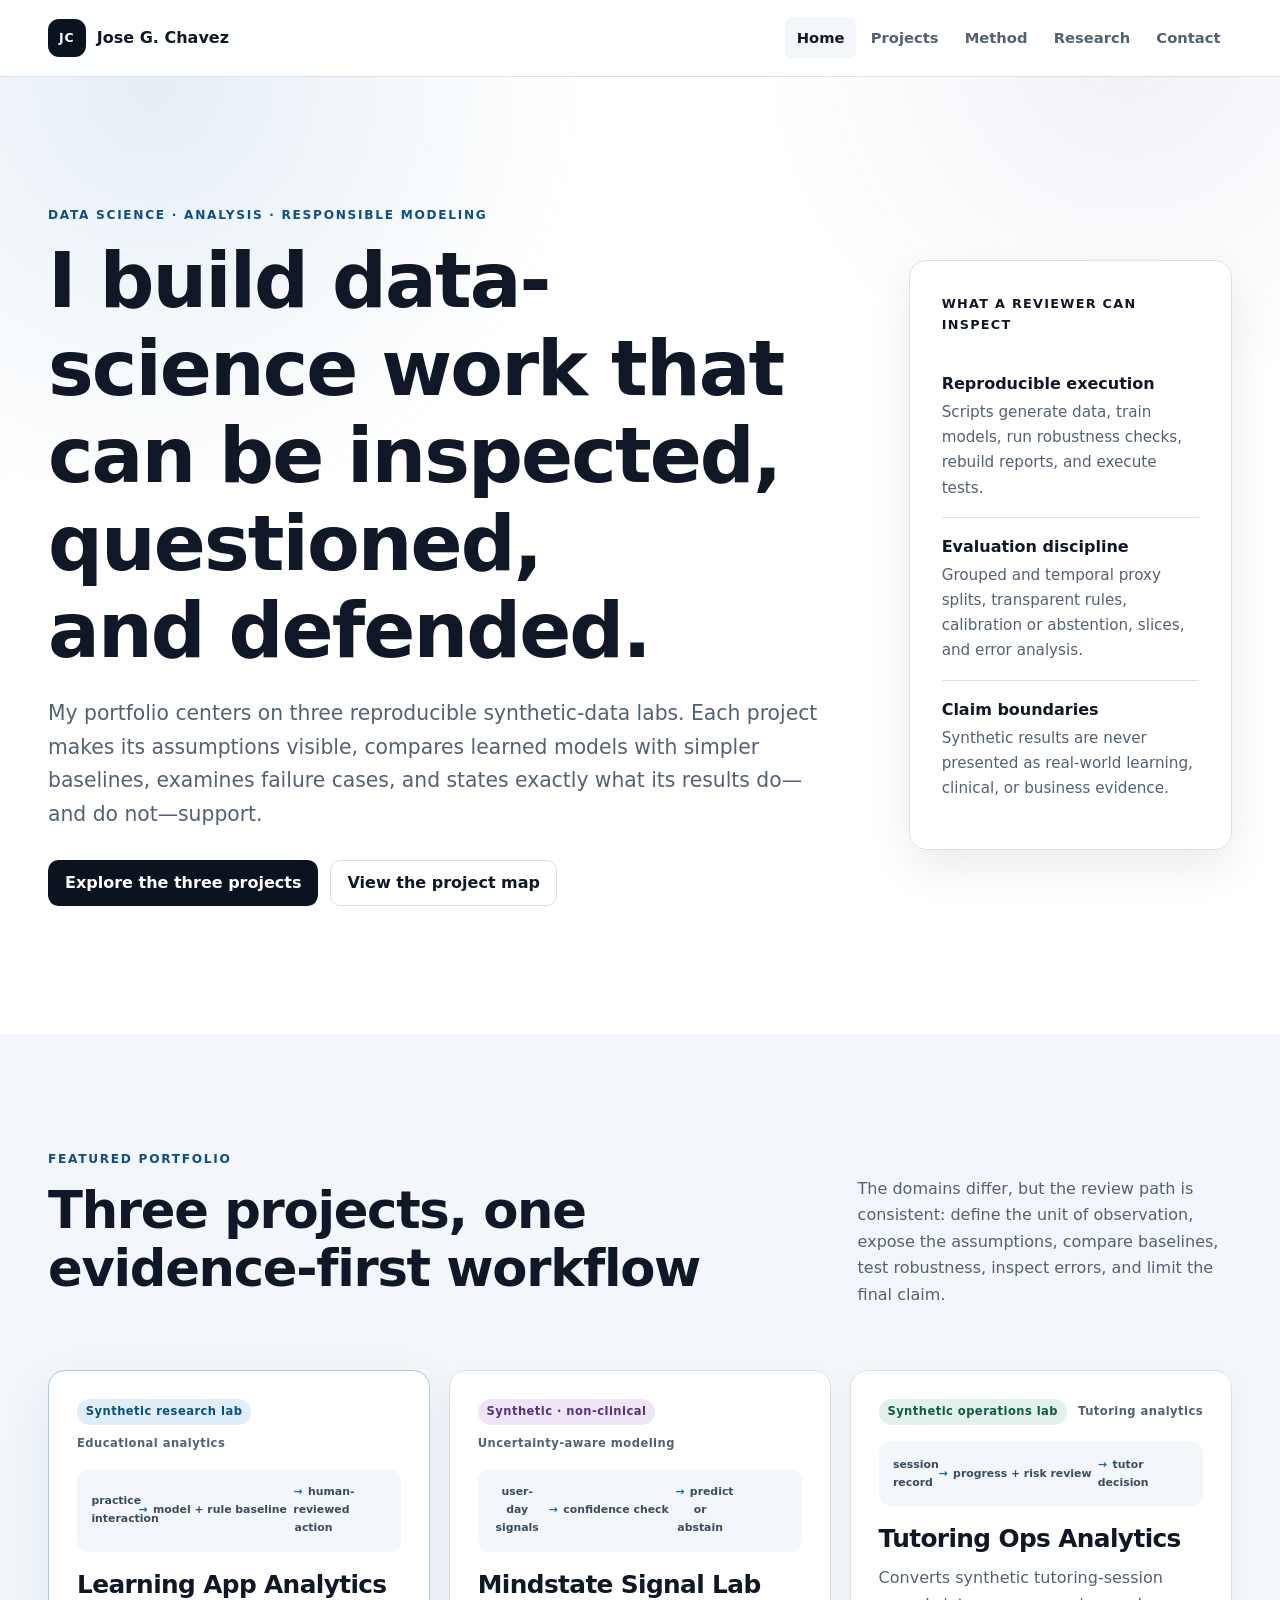
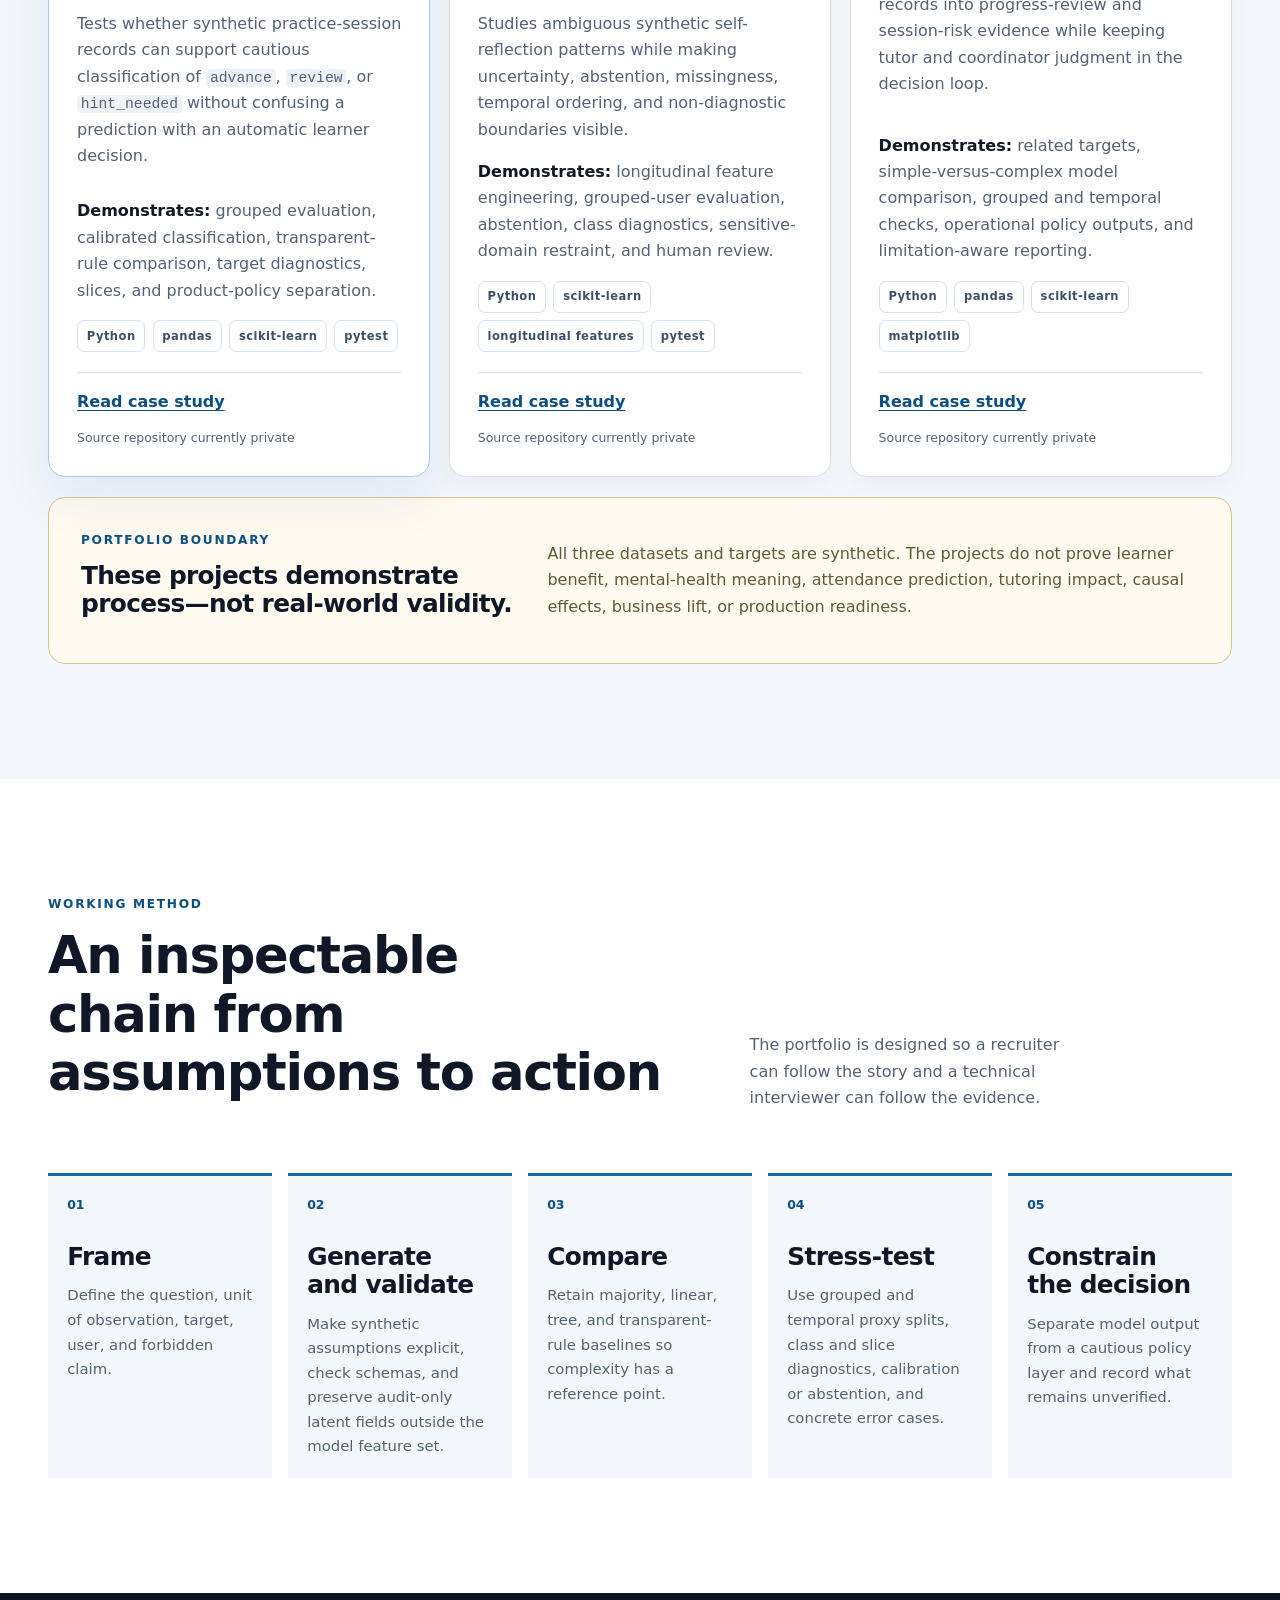
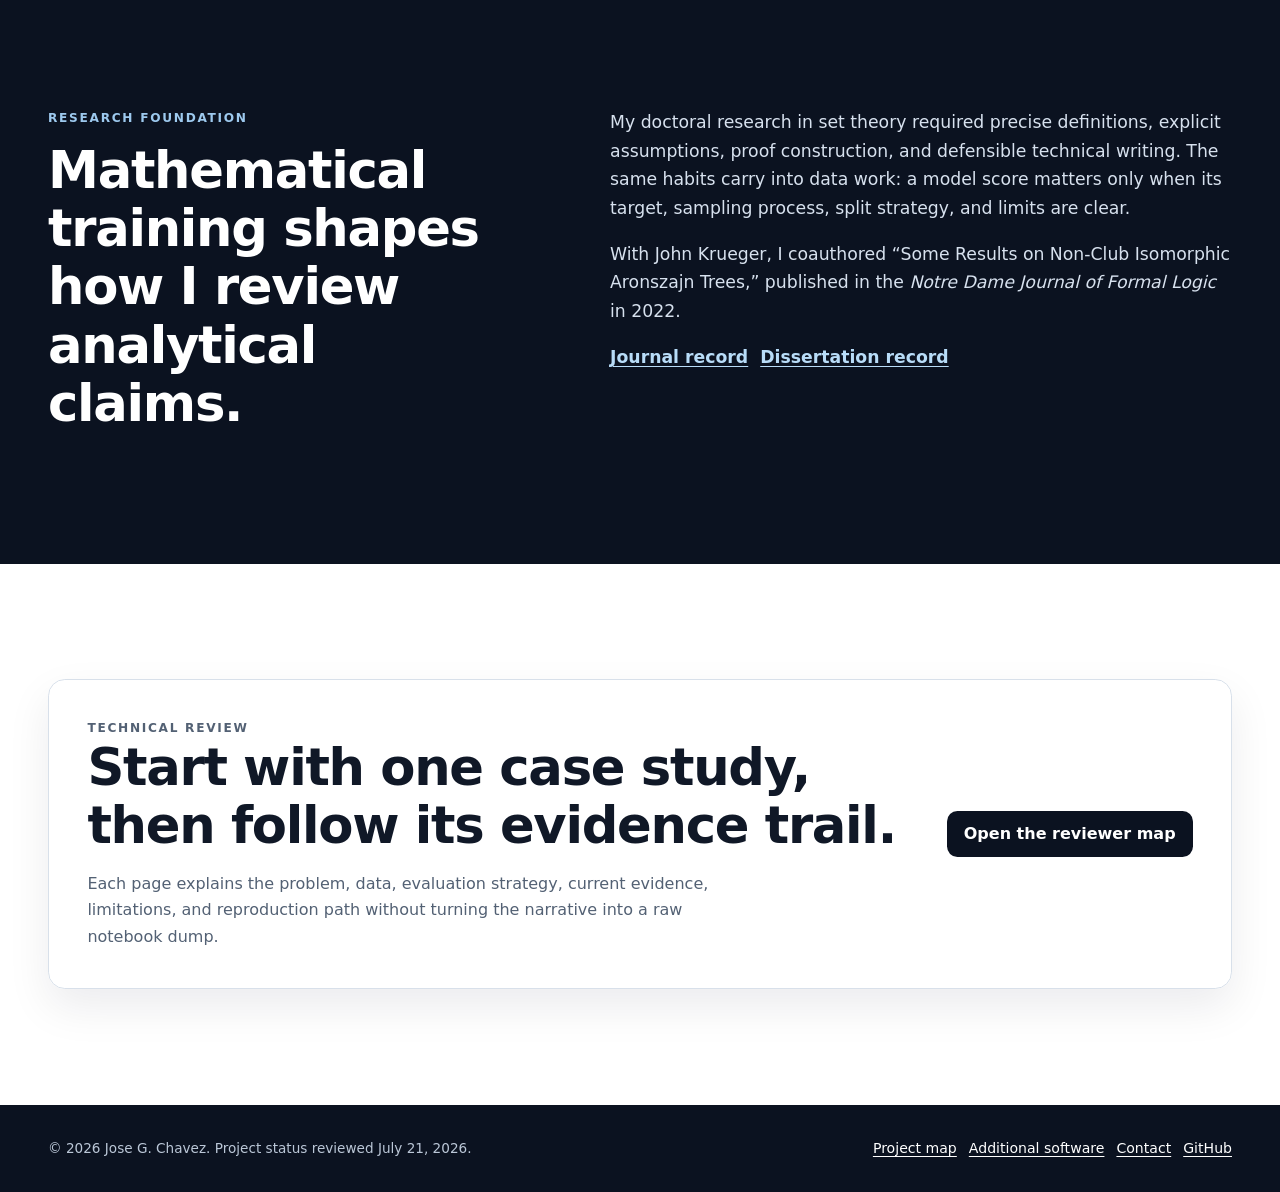
<file: index.html>
<!doctype html>
<html lang="en">
<head>
  <meta charset="utf-8">
  <meta name="viewport" content="width=device-width, initial-scale=1">
  <meta name="description" content="Jose G. Chavez's data-science portfolio: reproducible synthetic research labs, responsible model evaluation, and quantitative research.">
  <meta name="theme-color" content="#0b1220">
  <meta property="og:title" content="Jose G. Chavez — Data Science Portfolio">
  <meta property="og:description" content="Inspectable data-science workflows for educational analytics, uncertainty-aware modeling, and tutoring operations.">
  <meta property="og:type" content="website">
  <title>Jose G. Chavez — Data Science Portfolio</title>
  <link rel="icon" href="favicon.svg" type="image/svg+xml">
  <link rel="stylesheet" href="portfolio.css">
</head>
<body>
  <a class="skip-link" href="#main-content">Skip to main content</a>

  <header class="site-header">
    <div class="shell nav-shell">
      <a class="brand" href="index.html" aria-label="Jose G. Chavez portfolio home">
        <span class="brand-mark" aria-hidden="true">JC</span>
        <span>Jose G. Chavez</span>
      </a>
      <nav aria-label="Primary navigation">
        <ul class="nav-list">
          <li><a aria-current="page" href="index.html">Home</a></li>
          <li><a href="#featured-work">Projects</a></li>
          <li><a href="#method">Method</a></li>
          <li><a href="#research">Research</a></li>
          <li><a href="contact.html">Contact</a></li>
        </ul>
      </nav>
    </div>
  </header>

  <main id="main-content">
    <section class="hero shell" aria-labelledby="hero-title">
      <div class="hero-copy">
        <p class="eyebrow">Data science · analysis · responsible modeling</p>
        <h1 id="hero-title">I build data-science work that can be inspected, questioned, and defended.</h1>
        <p class="hero-lede">
          My portfolio centers on three reproducible synthetic-data labs. Each project makes its assumptions visible, compares learned models with simpler baselines, examines failure cases, and states exactly what its results do—and do not—support.
        </p>
        <div class="button-row" aria-label="Primary actions">
          <a class="button button-primary" href="#featured-work">Explore the three projects</a>
          <a class="button button-secondary" href="projects/index.html">View the project map</a>
        </div>
      </div>

      <aside class="hero-panel" aria-labelledby="portfolio-signal-title">
        <p class="panel-label" id="portfolio-signal-title">What a reviewer can inspect</p>
        <dl class="signal-list">
          <div>
            <dt>Reproducible execution</dt>
            <dd>Scripts generate data, train models, run robustness checks, rebuild reports, and execute tests.</dd>
          </div>
          <div>
            <dt>Evaluation discipline</dt>
            <dd>Grouped and temporal proxy splits, transparent rules, calibration or abstention, slices, and error analysis.</dd>
          </div>
          <div>
            <dt>Claim boundaries</dt>
            <dd>Synthetic results are never presented as real-world learning, clinical, or business evidence.</dd>
          </div>
        </dl>
      </aside>
    </section>

    <section class="section section-muted" id="featured-work" aria-labelledby="featured-title">
      <div class="shell">
        <div class="section-heading">
          <div>
            <p class="eyebrow">Featured portfolio</p>
            <h2 id="featured-title">Three projects, one evidence-first workflow</h2>
          </div>
          <p>
            The domains differ, but the review path is consistent: define the unit of observation, expose the assumptions, compare baselines, test robustness, inspect errors, and limit the final claim.
          </p>
        </div>

        <div class="project-grid">
          <article class="project-card project-card-lead">
            <div class="card-topline">
              <span class="status status-synthetic">Synthetic research lab</span>
              <span class="category">Educational analytics</span>
            </div>
            <div class="project-visual" aria-hidden="true">
              <span>practice interaction</span><span>model + rule baseline</span><span>human-reviewed action</span>
            </div>
            <h3>Learning App Analytics</h3>
            <p>
              Tests whether synthetic practice-session records can support cautious classification of <code>advance</code>, <code>review</code>, or <code>hint_needed</code> without confusing a prediction with an automatic learner decision.
            </p>
            <p class="capability"><strong>Demonstrates:</strong> grouped evaluation, calibrated classification, transparent-rule comparison, target diagnostics, slices, and product-policy separation.</p>
            <ul class="tool-list" aria-label="Learning App tools">
              <li>Python</li>
              <li>pandas</li>
              <li>scikit-learn</li>
              <li>pytest</li>
            </ul>
            <div class="card-links">
              <a href="projects/learning-app-analytics.html">Read case study</a>
              <span class="source-status">Source repository currently private</span>
            </div>
          </article>

          <article class="project-card">
            <div class="card-topline">
              <span class="status status-sensitive">Synthetic · non-clinical</span>
              <span class="category">Uncertainty-aware modeling</span>
            </div>
            <div class="project-visual" aria-hidden="true">
              <span>user-day signals</span><span>confidence check</span><span>predict or abstain</span>
            </div>
            <h3>Mindstate Signal Lab</h3>
            <p>
              Studies ambiguous synthetic self-reflection patterns while making uncertainty, abstention, missingness, temporal ordering, and non-diagnostic boundaries visible.
            </p>
            <p class="capability"><strong>Demonstrates:</strong> longitudinal feature engineering, grouped-user evaluation, abstention, class diagnostics, sensitive-domain restraint, and human review.</p>
            <ul class="tool-list" aria-label="Mindstate tools">
              <li>Python</li>
              <li>scikit-learn</li>
              <li>longitudinal features</li>
              <li>pytest</li>
            </ul>
            <div class="card-links">
              <a href="projects/mindstate-signal-lab.html">Read case study</a>
              <span class="source-status">Source repository currently private</span>
            </div>
          </article>

          <article class="project-card">
            <div class="card-topline">
              <span class="status status-operations">Synthetic operations lab</span>
              <span class="category">Tutoring analytics</span>
            </div>
            <div class="project-visual" aria-hidden="true">
              <span>session record</span><span>progress + risk review</span><span>tutor decision</span>
            </div>
            <h3>Tutoring Ops Analytics</h3>
            <p>
              Converts synthetic tutoring-session records into progress-review and session-risk evidence while keeping tutor and coordinator judgment in the decision loop.
            </p>
            <p class="capability"><strong>Demonstrates:</strong> related targets, simple-versus-complex model comparison, grouped and temporal checks, operational policy outputs, and limitation-aware reporting.</p>
            <ul class="tool-list" aria-label="Tutoring Ops tools">
              <li>Python</li>
              <li>pandas</li>
              <li>scikit-learn</li>
              <li>matplotlib</li>
            </ul>
            <div class="card-links">
              <a href="projects/tutoring-ops-analytics.html">Read case study</a>
              <span class="source-status">Source repository currently private</span>
            </div>
          </article>
        </div>

        <div class="boundary-callout">
          <div>
            <p class="eyebrow">Portfolio boundary</p>
            <h3>These projects demonstrate process—not real-world validity.</h3>
          </div>
          <p>
            All three datasets and targets are synthetic. The projects do not prove learner benefit, mental-health meaning, attendance prediction, tutoring impact, causal effects, business lift, or production readiness.
          </p>
        </div>
      </div>
    </section>

    <section class="section shell" id="method" aria-labelledby="method-title">
      <div class="section-heading section-heading-narrow">
        <div>
          <p class="eyebrow">Working method</p>
          <h2 id="method-title">An inspectable chain from assumptions to action</h2>
        </div>
        <p>The portfolio is designed so a recruiter can follow the story and a technical interviewer can follow the evidence.</p>
      </div>

      <ol class="process-grid">
        <li>
          <span class="process-number" aria-hidden="true">01</span>
          <h3>Frame</h3>
          <p>Define the question, unit of observation, target, user, and forbidden claim.</p>
        </li>
        <li>
          <span class="process-number" aria-hidden="true">02</span>
          <h3>Generate and validate</h3>
          <p>Make synthetic assumptions explicit, check schemas, and preserve audit-only latent fields outside the model feature set.</p>
        </li>
        <li>
          <span class="process-number" aria-hidden="true">03</span>
          <h3>Compare</h3>
          <p>Retain majority, linear, tree, and transparent-rule baselines so complexity has a reference point.</p>
        </li>
        <li>
          <span class="process-number" aria-hidden="true">04</span>
          <h3>Stress-test</h3>
          <p>Use grouped and temporal proxy splits, class and slice diagnostics, calibration or abstention, and concrete error cases.</p>
        </li>
        <li>
          <span class="process-number" aria-hidden="true">05</span>
          <h3>Constrain the decision</h3>
          <p>Separate model output from a cautious policy layer and record what remains unverified.</p>
        </li>
      </ol>
    </section>

    <section class="section section-dark" id="research" aria-labelledby="research-title">
      <div class="shell research-grid">
        <div>
          <p class="eyebrow eyebrow-light">Research foundation</p>
          <h2 id="research-title">Mathematical training shapes how I review analytical claims.</h2>
        </div>
        <div class="research-copy">
          <p>
            My doctoral research in set theory required precise definitions, explicit assumptions, proof construction, and defensible technical writing. The same habits carry into data work: a model score matters only when its target, sampling process, split strategy, and limits are clear.
          </p>
          <p>
            With John Krueger, I coauthored “Some Results on Non-Club Isomorphic Aronszajn Trees,” published in the <em>Notre Dame Journal of Formal Logic</em> in 2022.
          </p>
          <div class="research-links">
            <a href="https://doi.org/10.1215/00294527-2022-0007">Journal record</a>
            <a href="https://digital.library.unt.edu/ark:/67531/metadc1707408/">Dissertation record</a>
          </div>
        </div>
      </div>
    </section>

    <section class="section shell" aria-labelledby="review-title">
      <div class="review-banner">
        <div>
          <p class="eyebrow">Technical review</p>
          <h2 id="review-title">Start with one case study, then follow its evidence trail.</h2>
          <p>Each page explains the problem, data, evaluation strategy, current evidence, limitations, and reproduction path without turning the narrative into a raw notebook dump.</p>
        </div>
        <a class="button button-primary" href="projects/index.html">Open the reviewer map</a>
      </div>
    </section>
  </main>

  <footer class="site-footer">
    <div class="shell footer-shell">
      <p>© 2026 Jose G. Chavez. Project status reviewed July 21, 2026.</p>
      <div class="footer-links">
        <a href="projects/index.html">Project map</a>
        <a href="coding.html">Additional software</a>
        <a href="contact.html">Contact</a>
        <a href="https://github.com/FollowingJCABIC">GitHub</a>
      </div>
    </div>
  </footer>
</body>
</html>
</file>
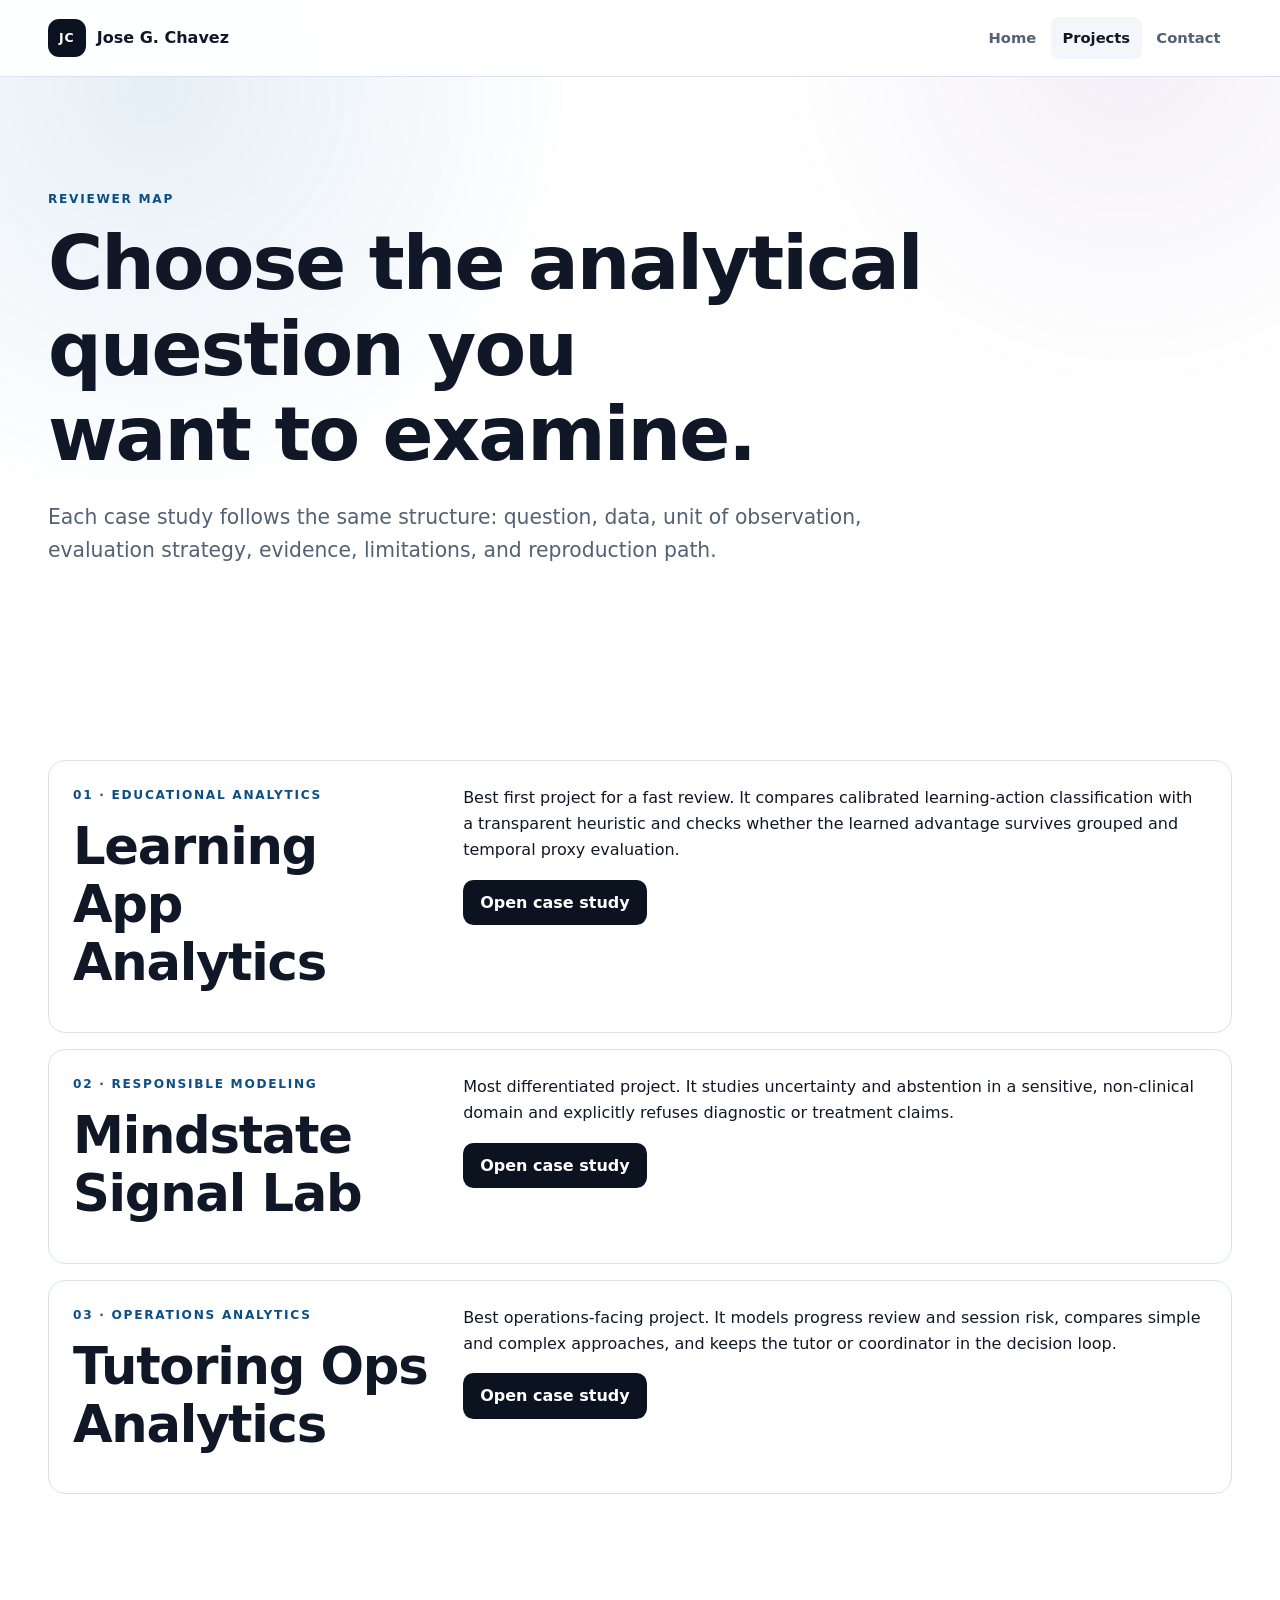
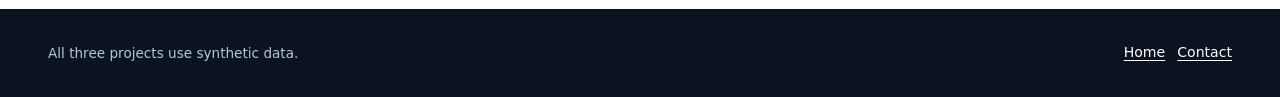
<file: projects/index.html>
<!doctype html>
<html lang="en">
<head>
  <meta charset="utf-8">
  <meta name="viewport" content="width=device-width, initial-scale=1">
  <meta name="description" content="Reviewer map for Jose G. Chavez's three data-science portfolio projects.">
  <meta name="theme-color" content="#0b1220">
  <title>Project Map — Jose G. Chavez</title>
  <link rel="icon" href="../favicon.svg" type="image/svg+xml">
  <link rel="stylesheet" href="../portfolio.css">
</head>
<body>
  <a class="skip-link" href="#main-content">Skip to main content</a>
  <header class="site-header">
    <div class="shell nav-shell">
      <a class="brand" href="../index.html" aria-label="Jose G. Chavez portfolio home"><span class="brand-mark" aria-hidden="true">JC</span><span>Jose G. Chavez</span></a>
      <nav aria-label="Primary navigation"><ul class="nav-list"><li><a href="../index.html">Home</a></li><li><a aria-current="page" href="index.html">Projects</a></li><li><a href="../contact.html">Contact</a></li></ul></nav>
    </div>
  </header>
  <main id="main-content">
    <section class="case-hero shell">
      <p class="eyebrow">Reviewer map</p>
      <h1>Choose the analytical question you want to examine.</h1>
      <p class="hero-lede">Each case study follows the same structure: question, data, unit of observation, evaluation strategy, evidence, limitations, and reproduction path.</p>
    </section>
    <section class="section shell project-index" aria-label="Project case studies">
      <article>
        <div><p class="eyebrow">01 · Educational analytics</p><h2>Learning App Analytics</h2></div>
        <div><p>Best first project for a fast review. It compares calibrated learning-action classification with a transparent heuristic and checks whether the learned advantage survives grouped and temporal proxy evaluation.</p><a class="button button-primary" href="learning-app-analytics.html">Open case study</a></div>
      </article>
      <article>
        <div><p class="eyebrow">02 · Responsible modeling</p><h2>Mindstate Signal Lab</h2></div>
        <div><p>Most differentiated project. It studies uncertainty and abstention in a sensitive, non-clinical domain and explicitly refuses diagnostic or treatment claims.</p><a class="button button-primary" href="mindstate-signal-lab.html">Open case study</a></div>
      </article>
      <article>
        <div><p class="eyebrow">03 · Operations analytics</p><h2>Tutoring Ops Analytics</h2></div>
        <div><p>Best operations-facing project. It models progress review and session risk, compares simple and complex approaches, and keeps the tutor or coordinator in the decision loop.</p><a class="button button-primary" href="tutoring-ops-analytics.html">Open case study</a></div>
      </article>
    </section>
  </main>
  <footer class="site-footer"><div class="shell footer-shell"><p>All three projects use synthetic data.</p><div class="footer-links"><a href="../index.html">Home</a><a href="../contact.html">Contact</a></div></div></footer>
</body>
</html>
</file>
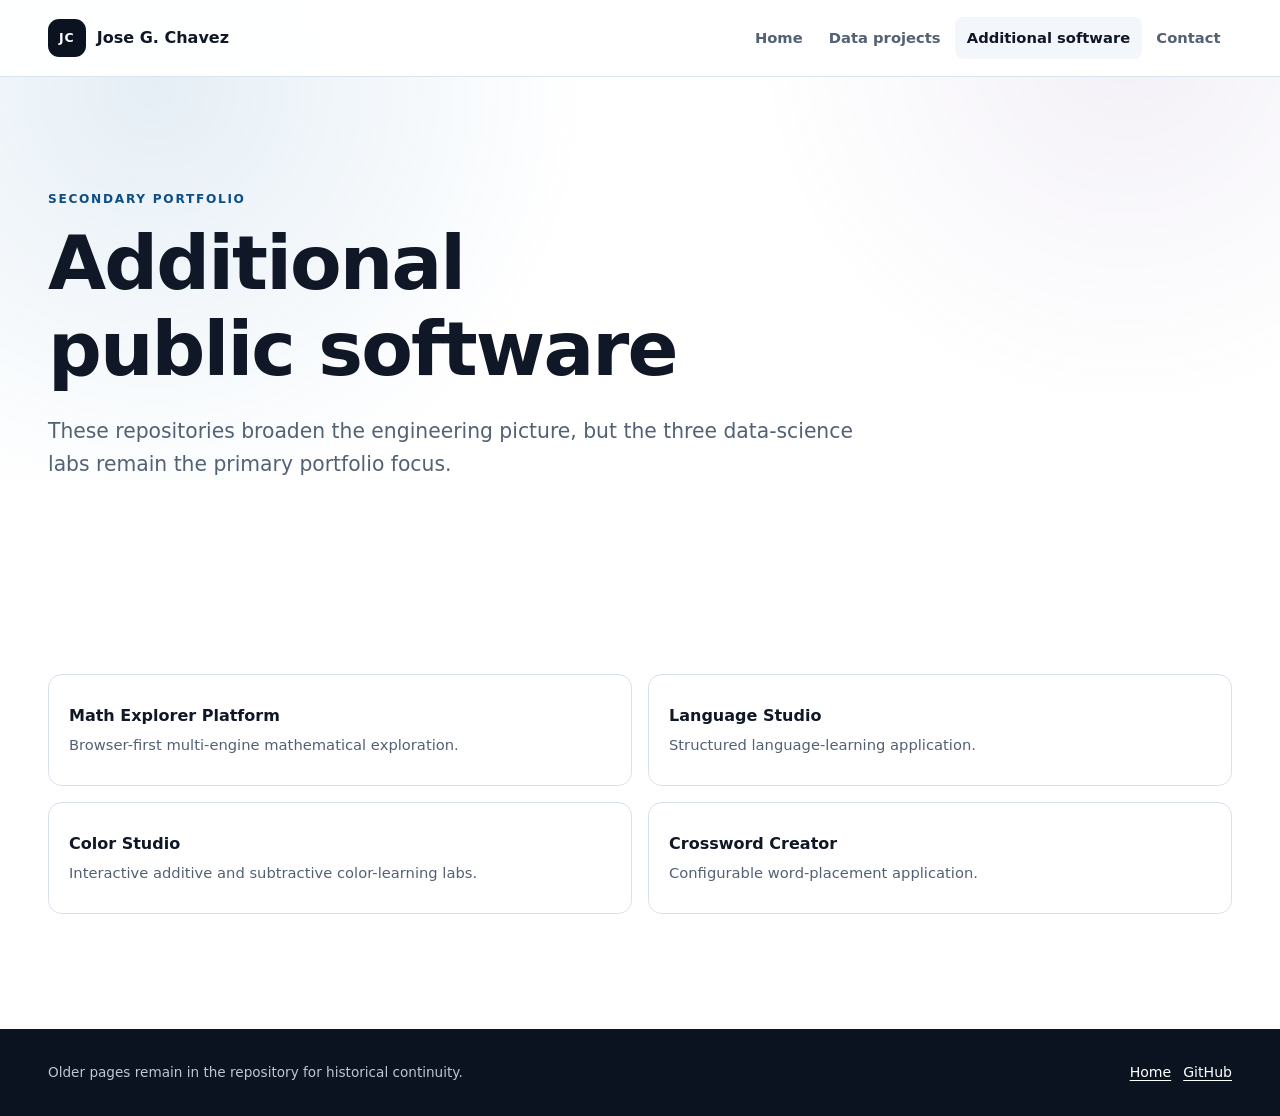
<file: coding.html>
<!doctype html>
<html lang="en">
<head>
  <meta charset="utf-8">
  <meta name="viewport" content="width=device-width, initial-scale=1">
  <meta name="description" content="Additional public software projects by Jose G. Chavez.">
  <meta name="theme-color" content="#0b1220">
  <title>Additional Software — Jose G. Chavez</title>
  <link rel="icon" href="favicon.svg" type="image/svg+xml">
  <link rel="stylesheet" href="portfolio.css">
</head>
<body>
  <a class="skip-link" href="#main-content">Skip to main content</a>
  <header class="site-header"><div class="shell nav-shell"><a class="brand" href="index.html" aria-label="Jose G. Chavez portfolio home"><span class="brand-mark" aria-hidden="true">JC</span><span>Jose G. Chavez</span></a><nav aria-label="Primary navigation"><ul class="nav-list"><li><a href="index.html">Home</a></li><li><a href="projects/index.html">Data projects</a></li><li><a aria-current="page" href="coding.html">Additional software</a></li><li><a href="contact.html">Contact</a></li></ul></nav></div></header>
  <main id="main-content">
    <section class="case-hero shell"><p class="eyebrow">Secondary portfolio</p><h1>Additional public software</h1><p class="hero-lede">These repositories broaden the engineering picture, but the three data-science labs remain the primary portfolio focus.</p></section>
    <section class="section shell">
      <div class="compact-grid">
        <a class="compact-card" href="https://github.com/FollowingJCABIC/math-explorer-platform"><span>Math Explorer Platform</span><small>Browser-first multi-engine mathematical exploration.</small></a>
        <a class="compact-card" href="https://github.com/FollowingJCABIC/language-studio"><span>Language Studio</span><small>Structured language-learning application.</small></a>
        <a class="compact-card" href="https://github.com/FollowingJCABIC/color-mixing-app"><span>Color Studio</span><small>Interactive additive and subtractive color-learning labs.</small></a>
        <a class="compact-card" href="https://github.com/FollowingJCABIC/crossword-creator"><span>Crossword Creator</span><small>Configurable word-placement application.</small></a>
      </div>
    </section>
  </main>
  <footer class="site-footer"><div class="shell footer-shell"><p>Older pages remain in the repository for historical continuity.</p><div class="footer-links"><a href="index.html">Home</a><a href="https://github.com/FollowingJCABIC">GitHub</a></div></div></footer>
</body>
</html>
</file>
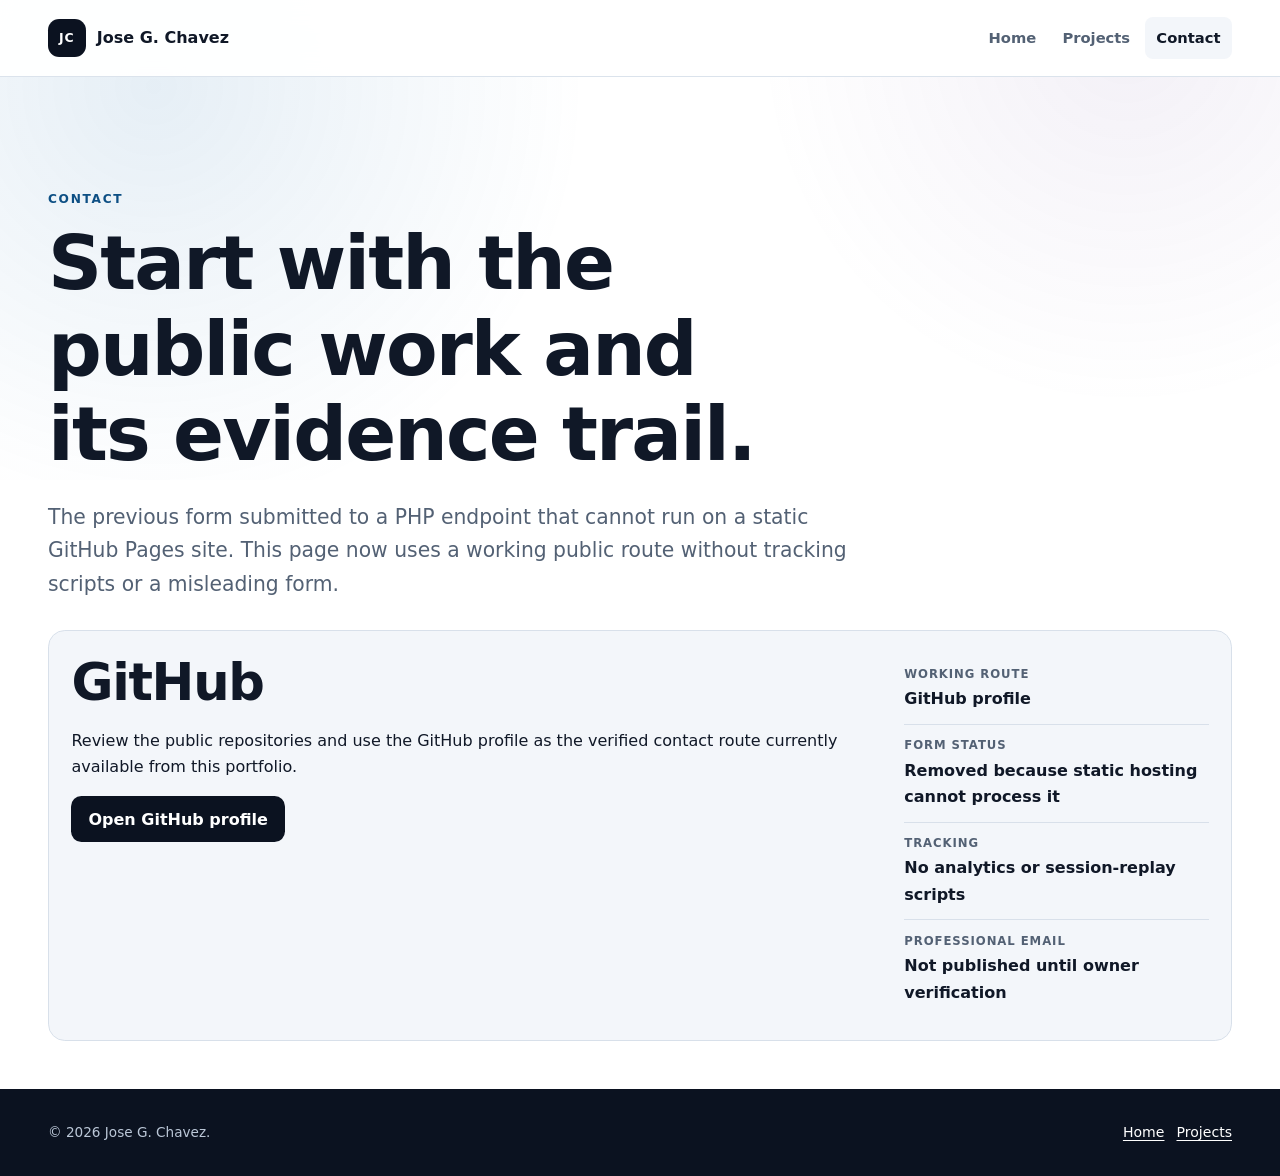
<file: contact.html>
<!doctype html>
<html lang="en">
<head>
  <meta charset="utf-8">
  <meta name="viewport" content="width=device-width, initial-scale=1">
  <meta name="description" content="Public contact routes for Jose G. Chavez's data-science portfolio.">
  <meta name="theme-color" content="#0b1220">
  <title>Contact — Jose G. Chavez</title>
  <link rel="icon" href="favicon.svg" type="image/svg+xml">
  <link rel="stylesheet" href="portfolio.css">
</head>
<body>
  <a class="skip-link" href="#main-content">Skip to main content</a>
  <header class="site-header"><div class="shell nav-shell"><a class="brand" href="index.html" aria-label="Jose G. Chavez portfolio home"><span class="brand-mark" aria-hidden="true">JC</span><span>Jose G. Chavez</span></a><nav aria-label="Primary navigation"><ul class="nav-list"><li><a href="index.html">Home</a></li><li><a href="projects/index.html">Projects</a></li><li><a aria-current="page" href="contact.html">Contact</a></li></ul></nav></div></header>
  <main id="main-content" class="shell case-hero">
    <p class="eyebrow">Contact</p>
    <h1>Start with the public work and its evidence trail.</h1>
    <p class="hero-lede">The previous form submitted to a PHP endpoint that cannot run on a static GitHub Pages site. This page now uses a working public route without tracking scripts or a misleading form.</p>
    <div class="case-summary">
      <div><h2>GitHub</h2><p>Review the public repositories and use the GitHub profile as the verified contact route currently available from this portfolio.</p><a class="button button-primary" href="https://github.com/FollowingJCABIC">Open GitHub profile</a></div>
      <dl class="fact-list"><div><dt>Working route</dt><dd>GitHub profile</dd></div><div><dt>Form status</dt><dd>Removed because static hosting cannot process it</dd></div><div><dt>Tracking</dt><dd>No analytics or session-replay scripts</dd></div><div><dt>Professional email</dt><dd>Not published until owner verification</dd></div></dl>
    </div>
  </main>
  <footer class="site-footer"><div class="shell footer-shell"><p>© 2026 Jose G. Chavez.</p><div class="footer-links"><a href="index.html">Home</a><a href="projects/index.html">Projects</a></div></div></footer>
</body>
</html>
</file>
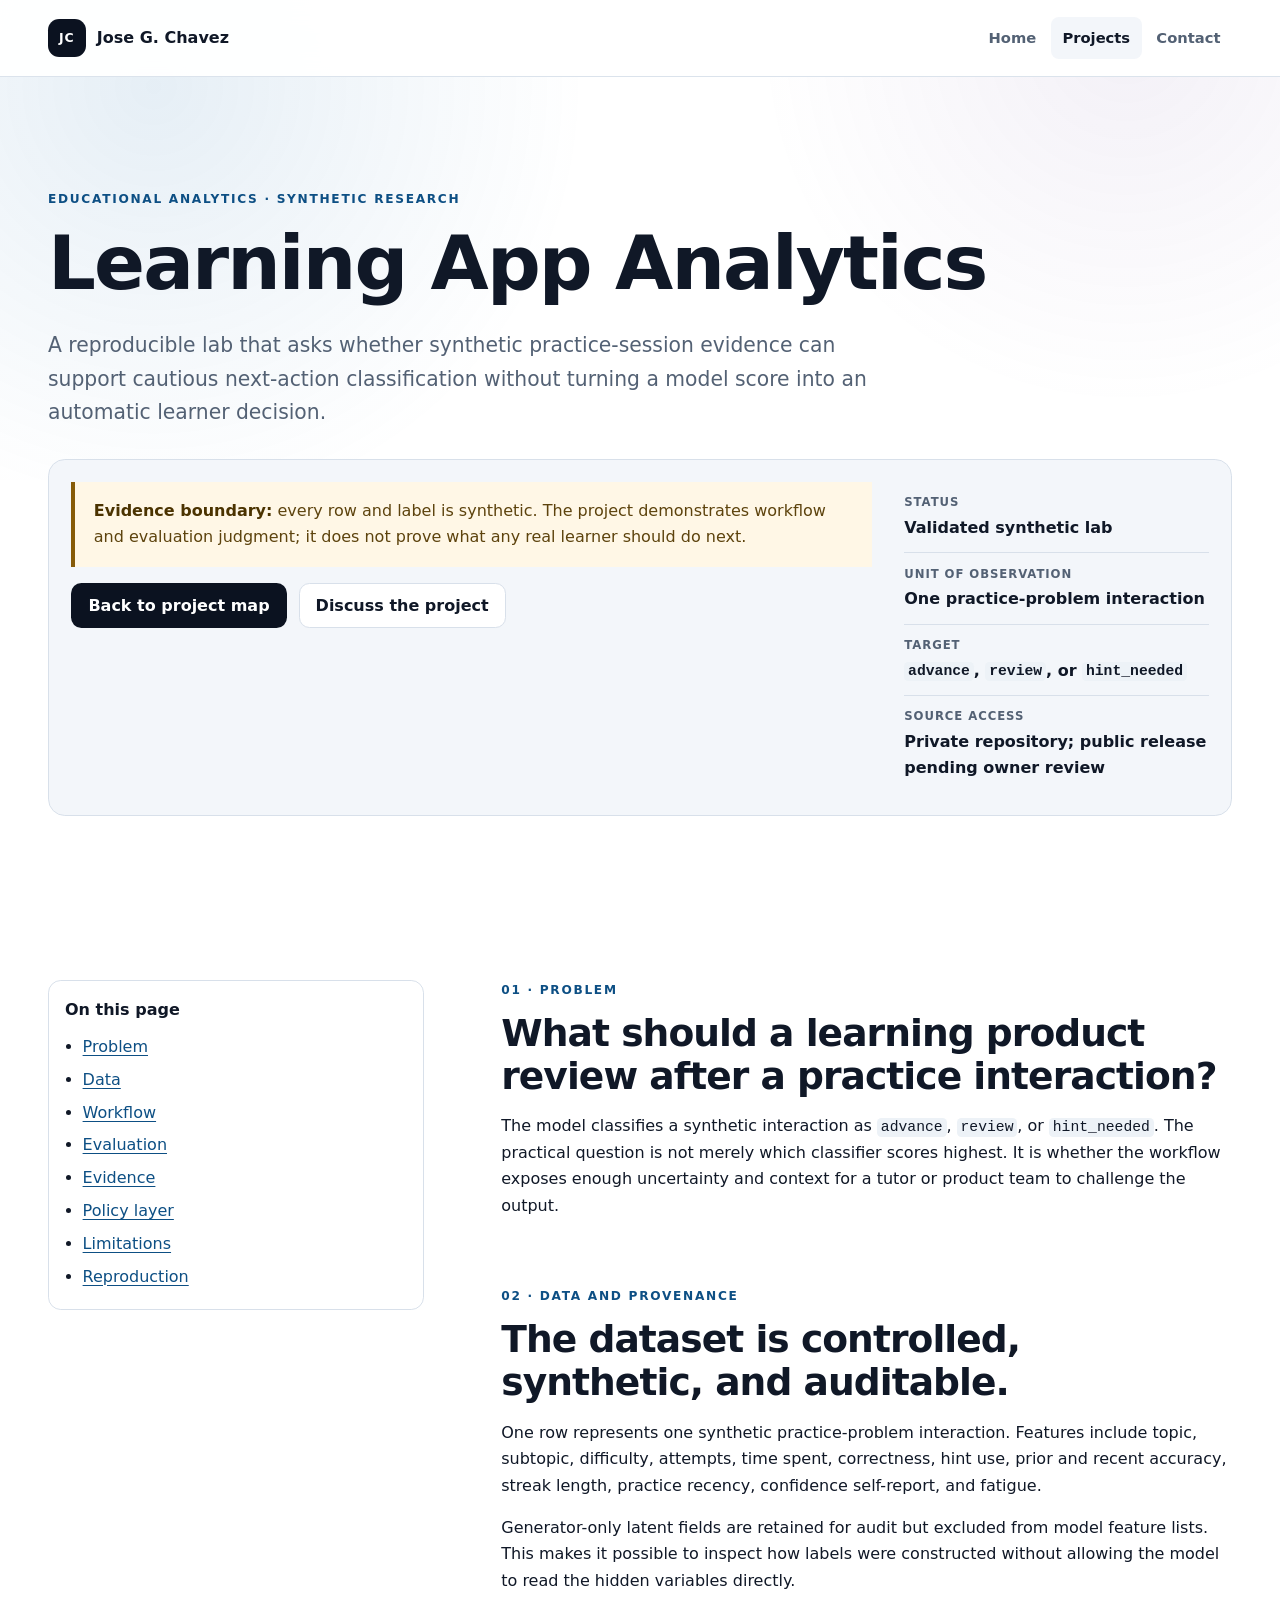
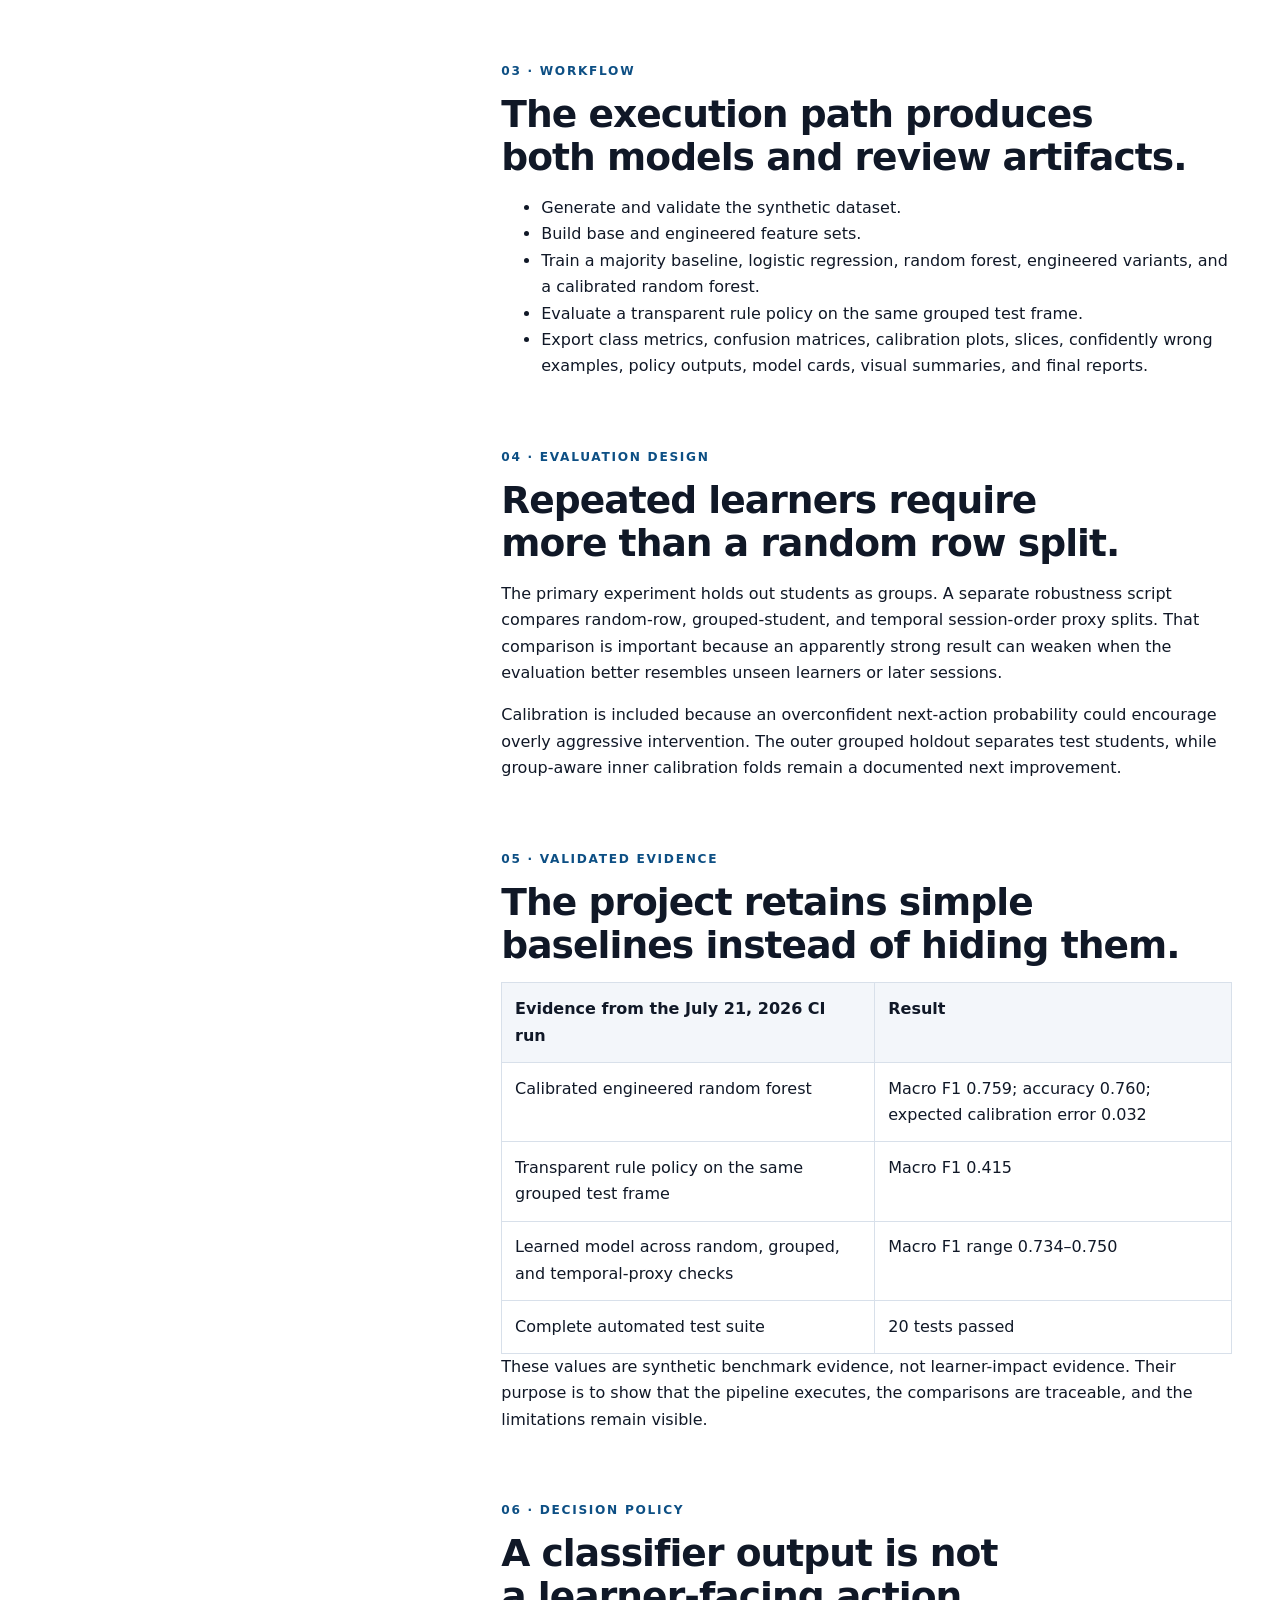
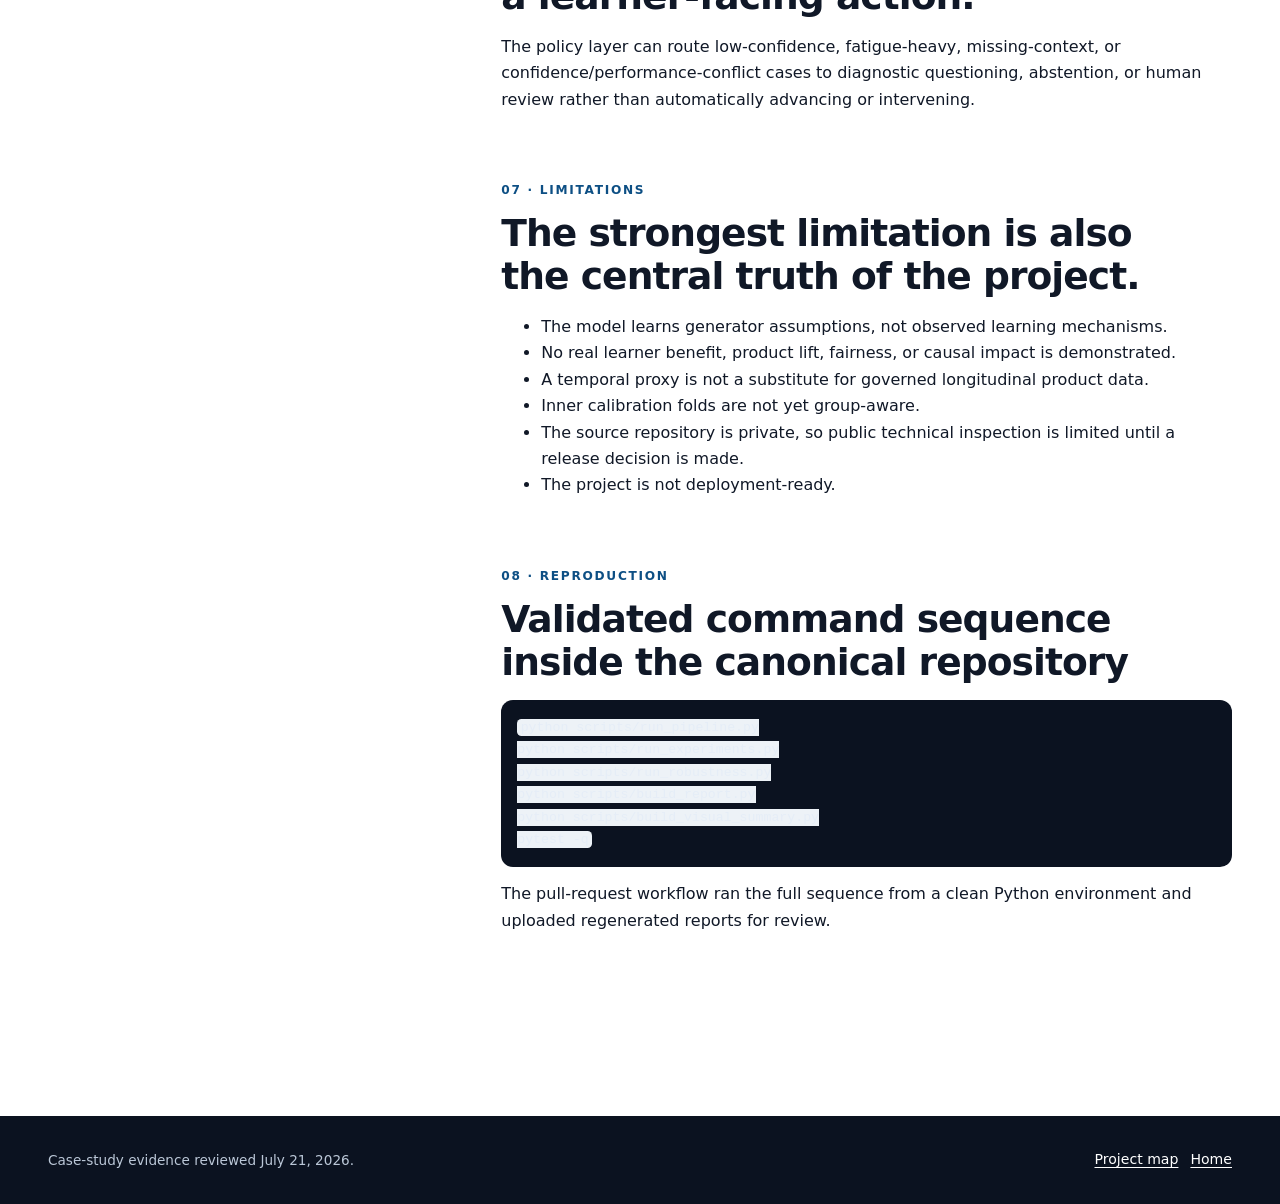
<file: projects/learning-app-analytics.html>
<!doctype html>
<html lang="en">
<head>
  <meta charset="utf-8">
  <meta name="viewport" content="width=device-width, initial-scale=1">
  <meta name="description" content="Case study for Learning App Analytics, a reproducible synthetic educational decision-support modeling lab.">
  <meta name="theme-color" content="#0b1220">
  <title>Learning App Analytics — Case Study</title>
  <link rel="icon" href="../favicon.svg" type="image/svg+xml">
  <link rel="stylesheet" href="../portfolio.css">
  <link rel="stylesheet" href="../case-study.css">
</head>
<body>
  <a class="skip-link" href="#main-content">Skip to main content</a>
  <header class="site-header"><div class="shell nav-shell"><a class="brand" href="../index.html" aria-label="Jose G. Chavez portfolio home"><span class="brand-mark" aria-hidden="true">JC</span><span>Jose G. Chavez</span></a><nav aria-label="Primary navigation"><ul class="nav-list"><li><a href="../index.html">Home</a></li><li><a aria-current="page" href="index.html">Projects</a></li><li><a href="../contact.html">Contact</a></li></ul></nav></div></header>
  <main id="main-content">
    <section class="case-hero shell">
      <p class="eyebrow">Educational analytics · synthetic research</p>
      <h1>Learning App Analytics</h1>
      <p class="hero-lede">A reproducible lab that asks whether synthetic practice-session evidence can support cautious next-action classification without turning a model score into an automatic learner decision.</p>
      <div class="case-summary">
        <div>
          <p class="notice"><strong>Evidence boundary:</strong> every row and label is synthetic. The project demonstrates workflow and evaluation judgment; it does not prove what any real learner should do next.</p>
          <div class="button-row"><a class="button button-primary" href="index.html">Back to project map</a><a class="button button-secondary" href="../contact.html">Discuss the project</a></div>
        </div>
        <dl class="fact-list">
          <div><dt>Status</dt><dd>Validated synthetic lab</dd></div>
          <div><dt>Unit of observation</dt><dd>One practice-problem interaction</dd></div>
          <div><dt>Target</dt><dd><code>advance</code>, <code>review</code>, or <code>hint_needed</code></dd></div>
          <div><dt>Source access</dt><dd>Private repository; public release pending owner review</dd></div>
        </dl>
      </div>
    </section>
    <section class="section shell case-layout">
      <nav class="case-nav" aria-label="Case study sections"><p>On this page</p><ul><li><a href="#problem">Problem</a></li><li><a href="#data">Data</a></li><li><a href="#workflow">Workflow</a></li><li><a href="#evaluation">Evaluation</a></li><li><a href="#evidence">Evidence</a></li><li><a href="#policy">Policy layer</a></li><li><a href="#limitations">Limitations</a></li><li><a href="#reproduce">Reproduction</a></li></ul></nav>
      <div class="case-content">
        <section id="problem"><p class="eyebrow">01 · Problem</p><h2>What should a learning product review after a practice interaction?</h2><p>The model classifies a synthetic interaction as <code>advance</code>, <code>review</code>, or <code>hint_needed</code>. The practical question is not merely which classifier scores highest. It is whether the workflow exposes enough uncertainty and context for a tutor or product team to challenge the output.</p></section>
        <section id="data"><p class="eyebrow">02 · Data and provenance</p><h2>The dataset is controlled, synthetic, and auditable.</h2><p>One row represents one synthetic practice-problem interaction. Features include topic, subtopic, difficulty, attempts, time spent, correctness, hint use, prior and recent accuracy, streak length, practice recency, confidence self-report, and fatigue.</p><p>Generator-only latent fields are retained for audit but excluded from model feature lists. This makes it possible to inspect how labels were constructed without allowing the model to read the hidden variables directly.</p></section>
        <section id="workflow"><p class="eyebrow">03 · Workflow</p><h2>The execution path produces both models and review artifacts.</h2><ul><li>Generate and validate the synthetic dataset.</li><li>Build base and engineered feature sets.</li><li>Train a majority baseline, logistic regression, random forest, engineered variants, and a calibrated random forest.</li><li>Evaluate a transparent rule policy on the same grouped test frame.</li><li>Export class metrics, confusion matrices, calibration plots, slices, confidently wrong examples, policy outputs, model cards, visual summaries, and final reports.</li></ul></section>
        <section id="evaluation"><p class="eyebrow">04 · Evaluation design</p><h2>Repeated learners require more than a random row split.</h2><p>The primary experiment holds out students as groups. A separate robustness script compares random-row, grouped-student, and temporal session-order proxy splits. That comparison is important because an apparently strong result can weaken when the evaluation better resembles unseen learners or later sessions.</p><p>Calibration is included because an overconfident next-action probability could encourage overly aggressive intervention. The outer grouped holdout separates test students, while group-aware inner calibration folds remain a documented next improvement.</p></section>
        <section id="evidence"><p class="eyebrow">05 · Validated evidence</p><h2>The project retains simple baselines instead of hiding them.</h2><table class="evidence-table"><thead><tr><th>Evidence from the July 21, 2026 CI run</th><th>Result</th></tr></thead><tbody><tr><td>Calibrated engineered random forest</td><td>Macro F1 0.759; accuracy 0.760; expected calibration error 0.032</td></tr><tr><td>Transparent rule policy on the same grouped test frame</td><td>Macro F1 0.415</td></tr><tr><td>Learned model across random, grouped, and temporal-proxy checks</td><td>Macro F1 range 0.734–0.750</td></tr><tr><td>Complete automated test suite</td><td>20 tests passed</td></tr></tbody></table><p>These values are synthetic benchmark evidence, not learner-impact evidence. Their purpose is to show that the pipeline executes, the comparisons are traceable, and the limitations remain visible.</p></section>
        <section id="policy"><p class="eyebrow">06 · Decision policy</p><h2>A classifier output is not a learner-facing action.</h2><p>The policy layer can route low-confidence, fatigue-heavy, missing-context, or confidence/performance-conflict cases to diagnostic questioning, abstention, or human review rather than automatically advancing or intervening.</p></section>
        <section id="limitations"><p class="eyebrow">07 · Limitations</p><h2>The strongest limitation is also the central truth of the project.</h2><ul><li>The model learns generator assumptions, not observed learning mechanisms.</li><li>No real learner benefit, product lift, fairness, or causal impact is demonstrated.</li><li>A temporal proxy is not a substitute for governed longitudinal product data.</li><li>Inner calibration folds are not yet group-aware.</li><li>The source repository is private, so public technical inspection is limited until a release decision is made.</li><li>The project is not deployment-ready.</li></ul></section>
        <section id="reproduce"><p class="eyebrow">08 · Reproduction</p><h2>Validated command sequence inside the canonical repository</h2><pre class="code-block"><code>python scripts/run_pipeline.py
python scripts/run_experiments.py
python scripts/run_robustness.py
python scripts/build_report.py
python scripts/build_visual_summary.py
pytest -q</code></pre><p>The pull-request workflow ran the full sequence from a clean Python environment and uploaded regenerated reports for review.</p></section>
      </div>
    </section>
  </main>
  <footer class="site-footer"><div class="shell footer-shell"><p>Case-study evidence reviewed July 21, 2026.</p><div class="footer-links"><a href="index.html">Project map</a><a href="../index.html">Home</a></div></div></footer>
</body>
</html>
</file>
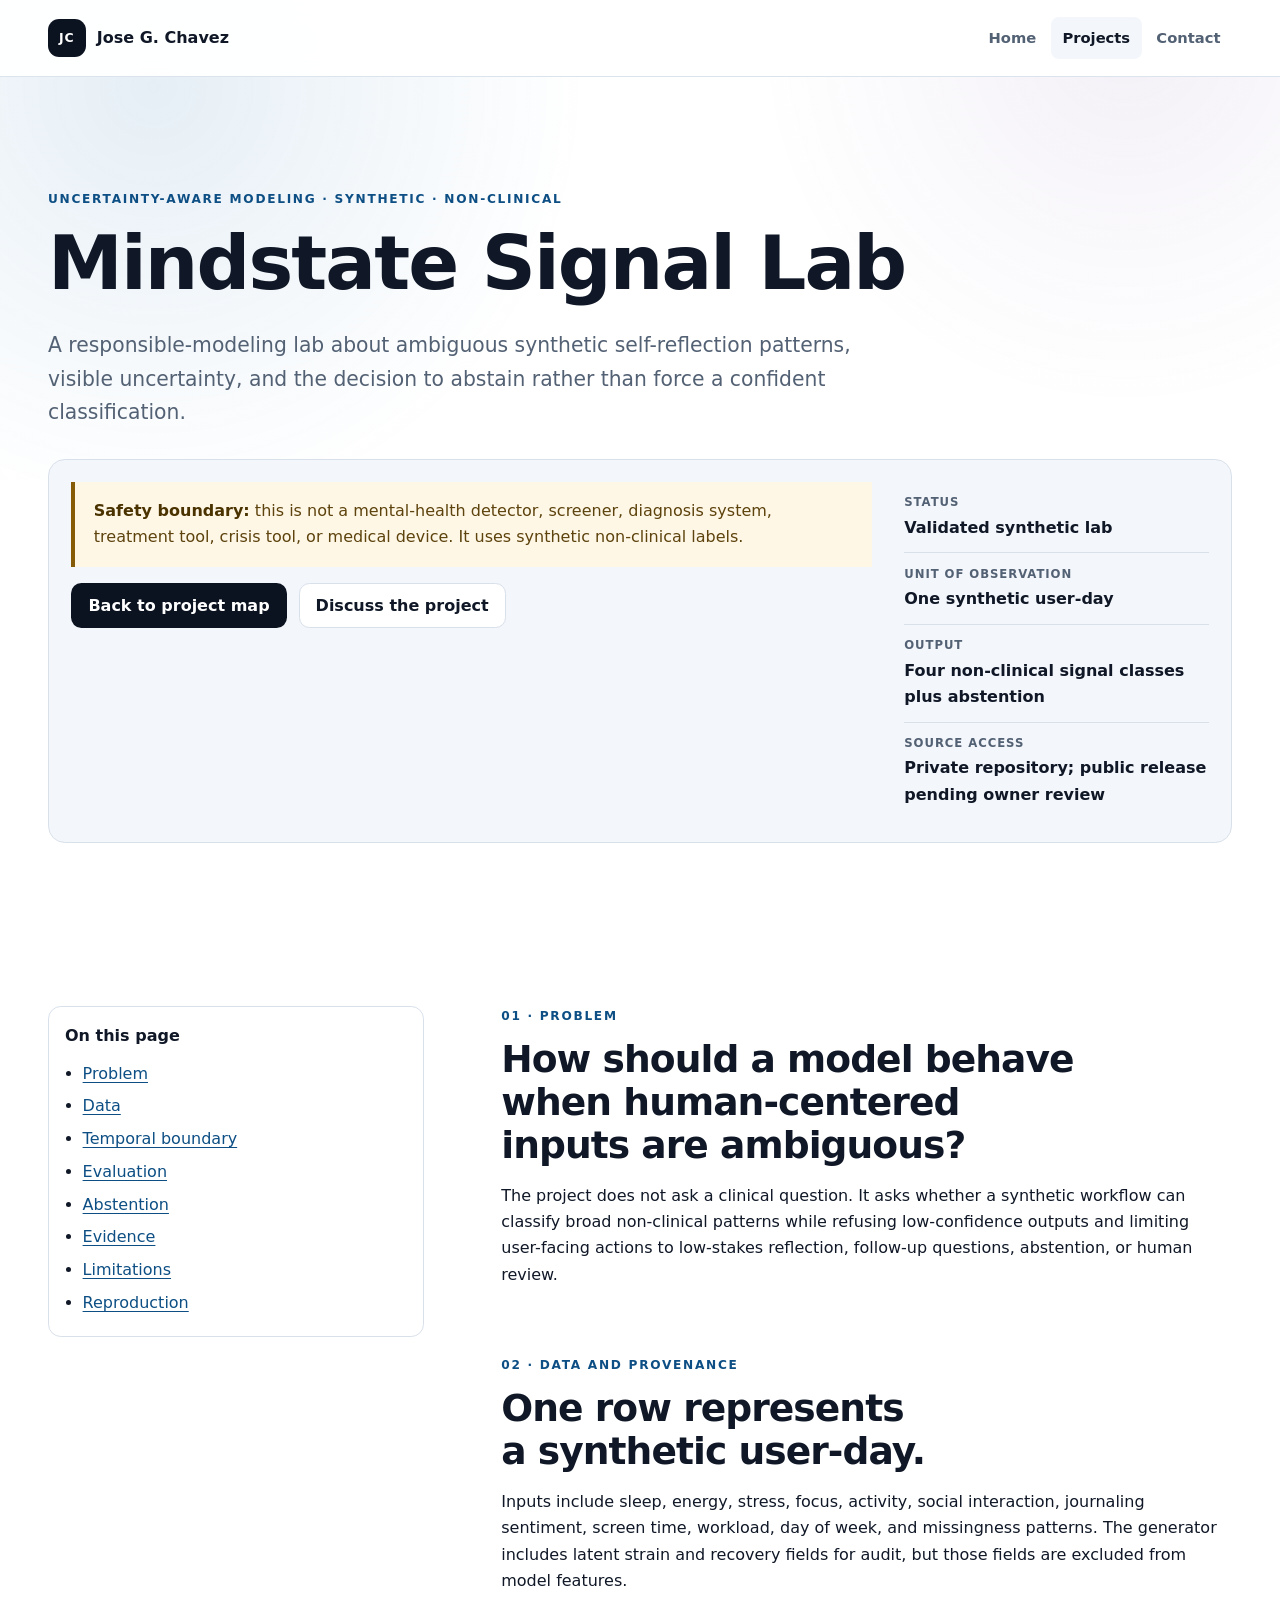
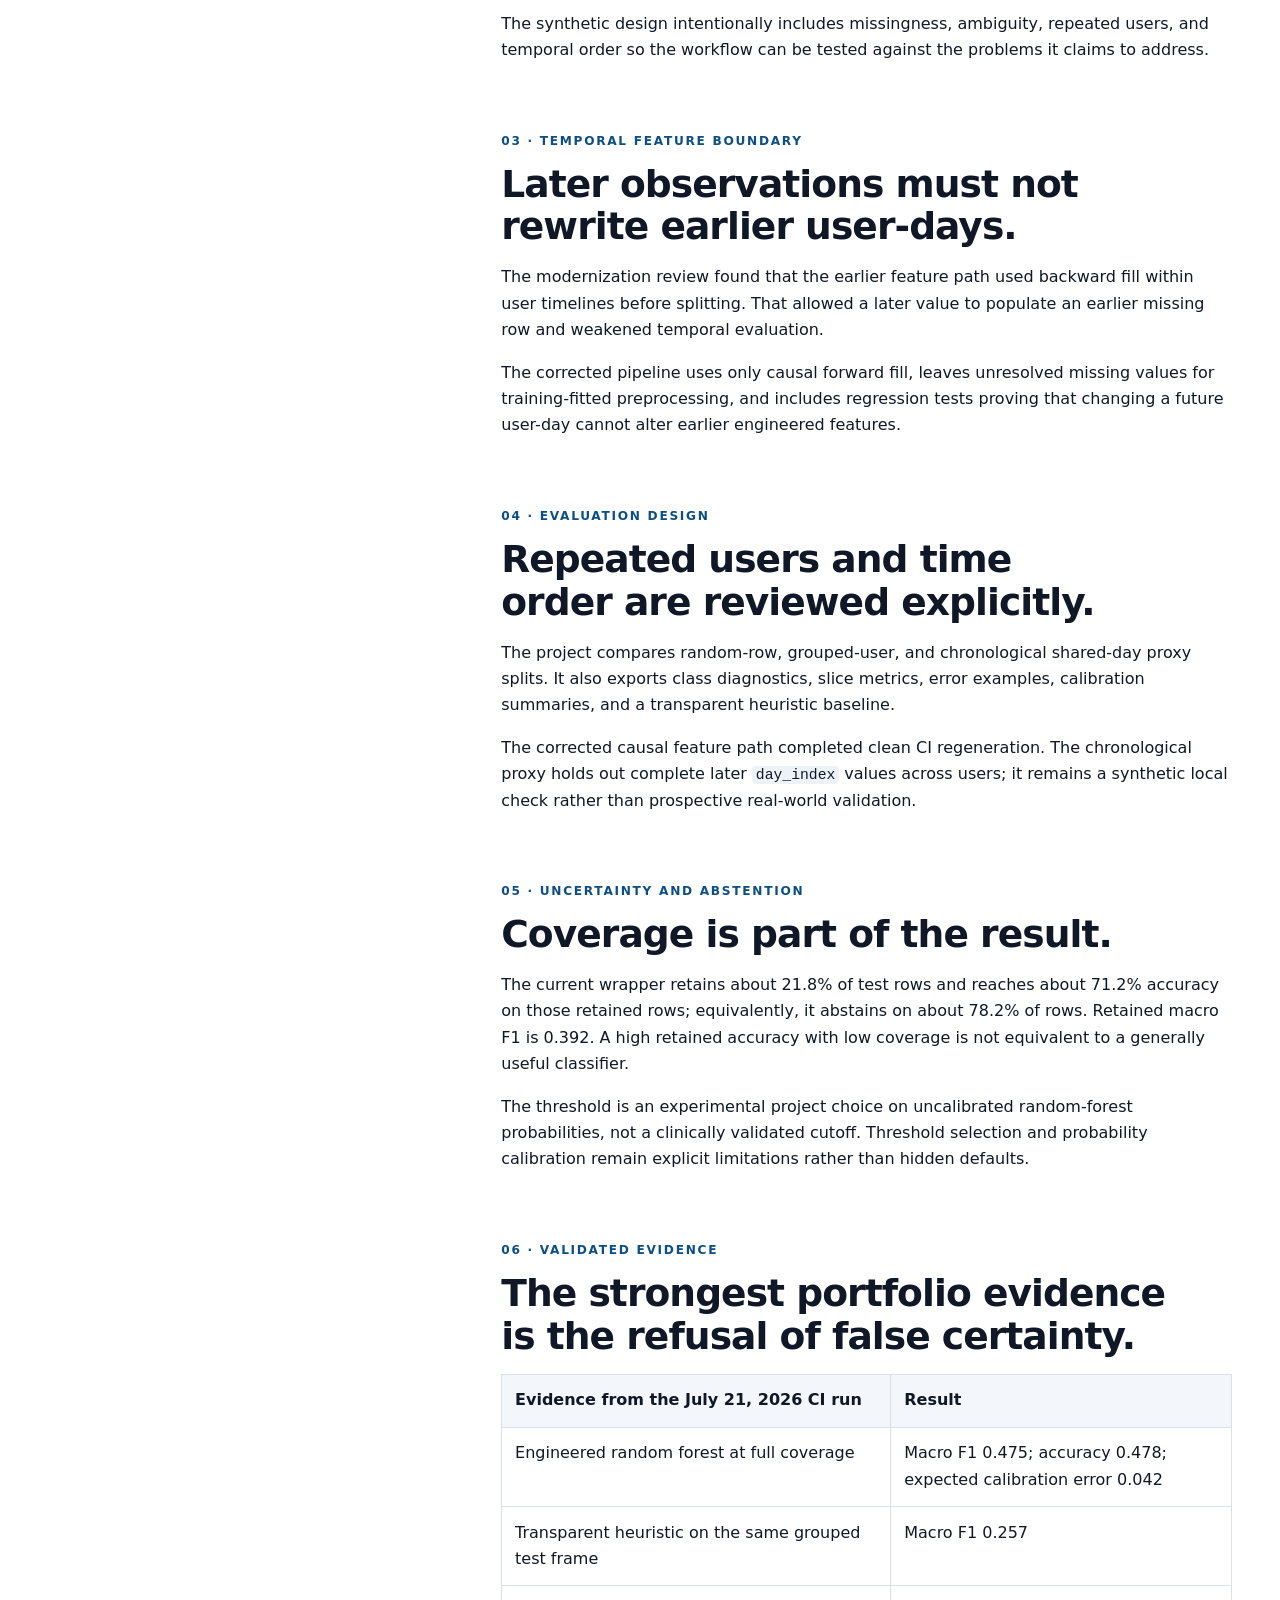
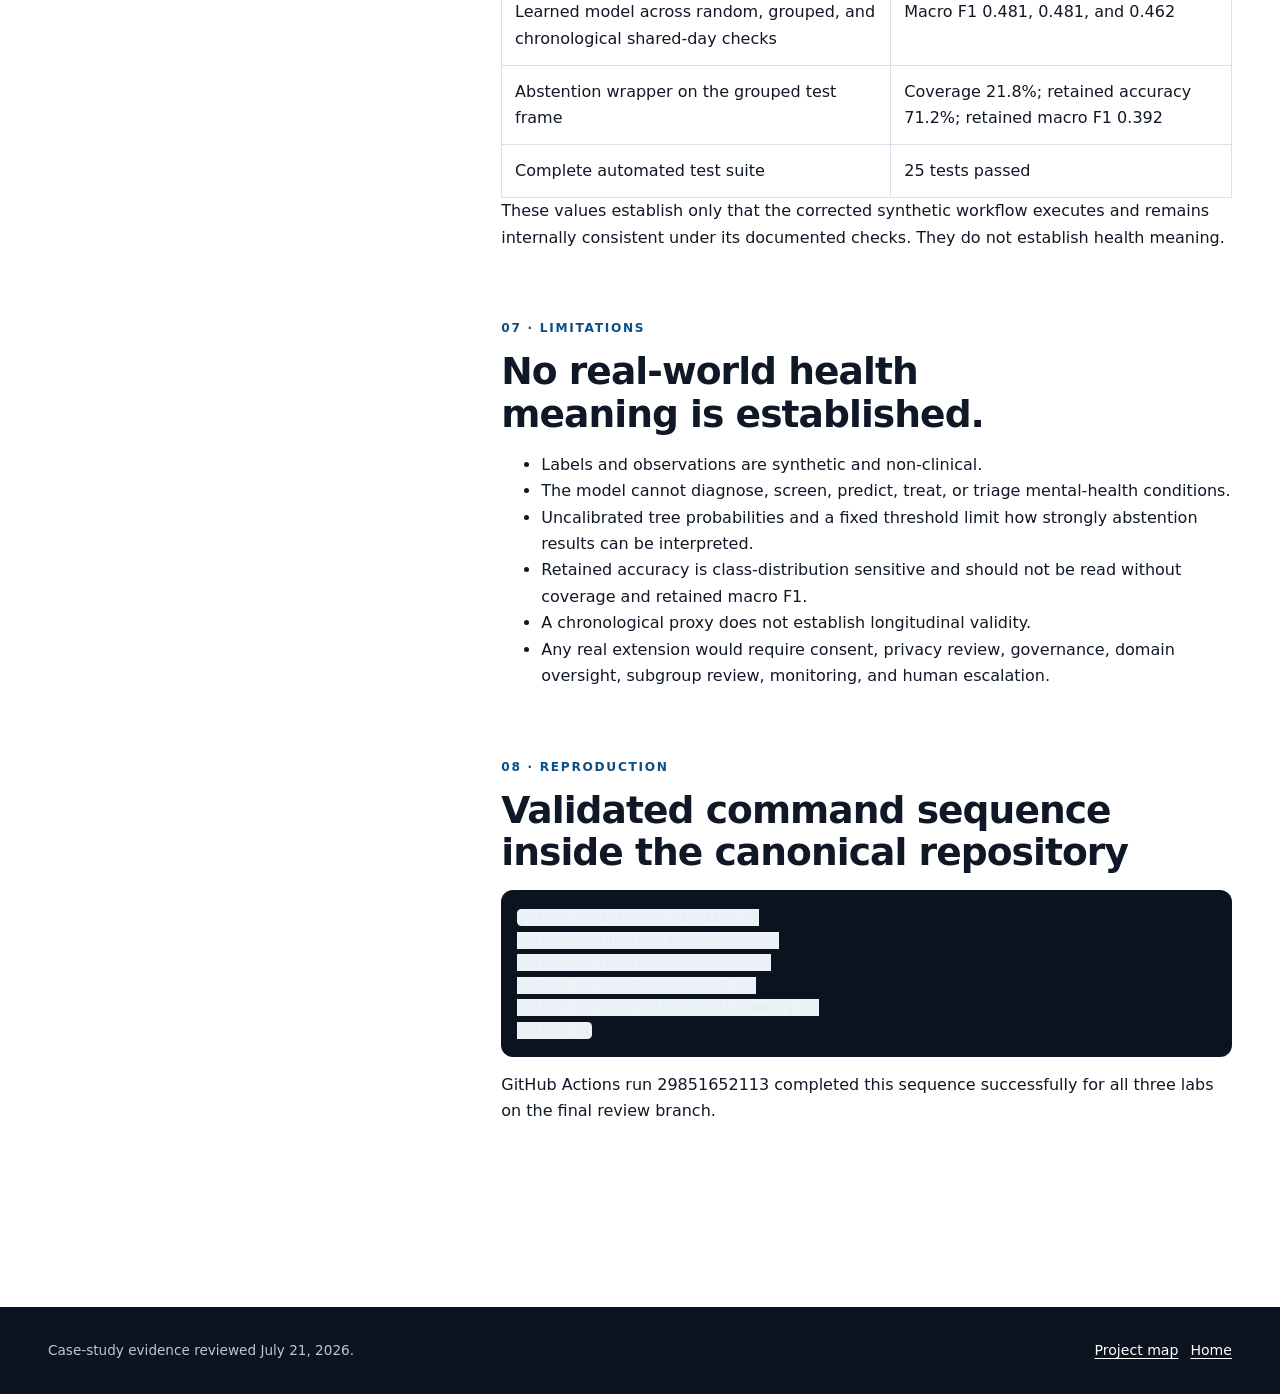
<file: projects/mindstate-signal-lab.html>
<!doctype html>
<html lang="en">
<head>
  <meta charset="utf-8">
  <meta name="viewport" content="width=device-width, initial-scale=1">
  <meta name="description" content="Case study for Mindstate Signal Lab, a synthetic non-clinical uncertainty and abstention modeling project.">
  <meta name="theme-color" content="#0b1220">
  <title>Mindstate Signal Lab — Case Study</title>
  <link rel="icon" href="../favicon.svg" type="image/svg+xml">
  <link rel="stylesheet" href="../portfolio.css">
  <link rel="stylesheet" href="../case-study.css">
</head>
<body>
  <a class="skip-link" href="#main-content">Skip to main content</a>
  <header class="site-header"><div class="shell nav-shell"><a class="brand" href="../index.html" aria-label="Jose G. Chavez portfolio home"><span class="brand-mark" aria-hidden="true">JC</span><span>Jose G. Chavez</span></a><nav aria-label="Primary navigation"><ul class="nav-list"><li><a href="../index.html">Home</a></li><li><a aria-current="page" href="index.html">Projects</a></li><li><a href="../contact.html">Contact</a></li></ul></nav></div></header>
  <main id="main-content">
    <section class="case-hero shell">
      <p class="eyebrow">Uncertainty-aware modeling · synthetic · non-clinical</p>
      <h1>Mindstate Signal Lab</h1>
      <p class="hero-lede">A responsible-modeling lab about ambiguous synthetic self-reflection patterns, visible uncertainty, and the decision to abstain rather than force a confident classification.</p>
      <div class="case-summary">
        <div><p class="notice"><strong>Safety boundary:</strong> this is not a mental-health detector, screener, diagnosis system, treatment tool, crisis tool, or medical device. It uses synthetic non-clinical labels.</p><div class="button-row"><a class="button button-primary" href="index.html">Back to project map</a><a class="button button-secondary" href="../contact.html">Discuss the project</a></div></div>
        <dl class="fact-list"><div><dt>Status</dt><dd>Validated synthetic lab</dd></div><div><dt>Unit of observation</dt><dd>One synthetic user-day</dd></div><div><dt>Output</dt><dd>Four non-clinical signal classes plus abstention</dd></div><div><dt>Source access</dt><dd>Private repository; public release pending owner review</dd></div></dl>
      </div>
    </section>
    <section class="section shell case-layout">
      <nav class="case-nav" aria-label="Case study sections"><p>On this page</p><ul><li><a href="#problem">Problem</a></li><li><a href="#data">Data</a></li><li><a href="#causality">Temporal boundary</a></li><li><a href="#evaluation">Evaluation</a></li><li><a href="#abstention">Abstention</a></li><li><a href="#evidence">Evidence</a></li><li><a href="#limitations">Limitations</a></li><li><a href="#reproduce">Reproduction</a></li></ul></nav>
      <div class="case-content">
        <section id="problem"><p class="eyebrow">01 · Problem</p><h2>How should a model behave when human-centered inputs are ambiguous?</h2><p>The project does not ask a clinical question. It asks whether a synthetic workflow can classify broad non-clinical patterns while refusing low-confidence outputs and limiting user-facing actions to low-stakes reflection, follow-up questions, abstention, or human review.</p></section>
        <section id="data"><p class="eyebrow">02 · Data and provenance</p><h2>One row represents a synthetic user-day.</h2><p>Inputs include sleep, energy, stress, focus, activity, social interaction, journaling sentiment, screen time, workload, day of week, and missingness patterns. The generator includes latent strain and recovery fields for audit, but those fields are excluded from model features.</p><p>The synthetic design intentionally includes missingness, ambiguity, repeated users, and temporal order so the workflow can be tested against the problems it claims to address.</p></section>
        <section id="causality"><p class="eyebrow">03 · Temporal feature boundary</p><h2>Later observations must not rewrite earlier user-days.</h2><p>The modernization review found that the earlier feature path used backward fill within user timelines before splitting. That allowed a later value to populate an earlier missing row and weakened temporal evaluation.</p><p>The corrected pipeline uses only causal forward fill, leaves unresolved missing values for training-fitted preprocessing, and includes regression tests proving that changing a future user-day cannot alter earlier engineered features.</p></section>
        <section id="evaluation"><p class="eyebrow">04 · Evaluation design</p><h2>Repeated users and time order are reviewed explicitly.</h2><p>The project compares random-row, grouped-user, and chronological shared-day proxy splits. It also exports class diagnostics, slice metrics, error examples, calibration summaries, and a transparent heuristic baseline.</p><p>The corrected causal feature path completed clean CI regeneration. The chronological proxy holds out complete later <code>day_index</code> values across users; it remains a synthetic local check rather than prospective real-world validation.</p></section>
        <section id="abstention"><p class="eyebrow">05 · Uncertainty and abstention</p><h2>Coverage is part of the result.</h2><p>The current wrapper retains about 21.8% of test rows and reaches about 71.2% accuracy on those retained rows; equivalently, it abstains on about 78.2% of rows. Retained macro F1 is 0.392. A high retained accuracy with low coverage is not equivalent to a generally useful classifier.</p><p>The threshold is an experimental project choice on uncalibrated random-forest probabilities, not a clinically validated cutoff. Threshold selection and probability calibration remain explicit limitations rather than hidden defaults.</p></section>
        <section id="evidence"><p class="eyebrow">06 · Validated evidence</p><h2>The strongest portfolio evidence is the refusal of false certainty.</h2><table class="evidence-table"><thead><tr><th>Evidence from the July 21, 2026 CI run</th><th>Result</th></tr></thead><tbody><tr><td>Engineered random forest at full coverage</td><td>Macro F1 0.475; accuracy 0.478; expected calibration error 0.042</td></tr><tr><td>Transparent heuristic on the same grouped test frame</td><td>Macro F1 0.257</td></tr><tr><td>Learned model across random, grouped, and chronological shared-day checks</td><td>Macro F1 0.481, 0.481, and 0.462</td></tr><tr><td>Abstention wrapper on the grouped test frame</td><td>Coverage 21.8%; retained accuracy 71.2%; retained macro F1 0.392</td></tr><tr><td>Complete automated test suite</td><td>25 tests passed</td></tr></tbody></table><p>These values establish only that the corrected synthetic workflow executes and remains internally consistent under its documented checks. They do not establish health meaning.</p></section>
        <section id="limitations"><p class="eyebrow">07 · Limitations</p><h2>No real-world health meaning is established.</h2><ul><li>Labels and observations are synthetic and non-clinical.</li><li>The model cannot diagnose, screen, predict, treat, or triage mental-health conditions.</li><li>Uncalibrated tree probabilities and a fixed threshold limit how strongly abstention results can be interpreted.</li><li>Retained accuracy is class-distribution sensitive and should not be read without coverage and retained macro F1.</li><li>A chronological proxy does not establish longitudinal validity.</li><li>Any real extension would require consent, privacy review, governance, domain oversight, subgroup review, monitoring, and human escalation.</li></ul></section>
        <section id="reproduce"><p class="eyebrow">08 · Reproduction</p><h2>Validated command sequence inside the canonical repository</h2><pre class="code-block"><code>python scripts/run_pipeline.py
python scripts/run_experiments.py
python scripts/run_robustness.py
python scripts/build_report.py
python scripts/build_visual_summary.py
pytest -q</code></pre><p>GitHub Actions run 29851652113 completed this sequence successfully for all three labs on the final review branch.</p></section>
      </div>
    </section>
  </main>
  <footer class="site-footer"><div class="shell footer-shell"><p>Case-study evidence reviewed July 21, 2026.</p><div class="footer-links"><a href="index.html">Project map</a><a href="../index.html">Home</a></div></div></footer>
</body>
</html>
</file>
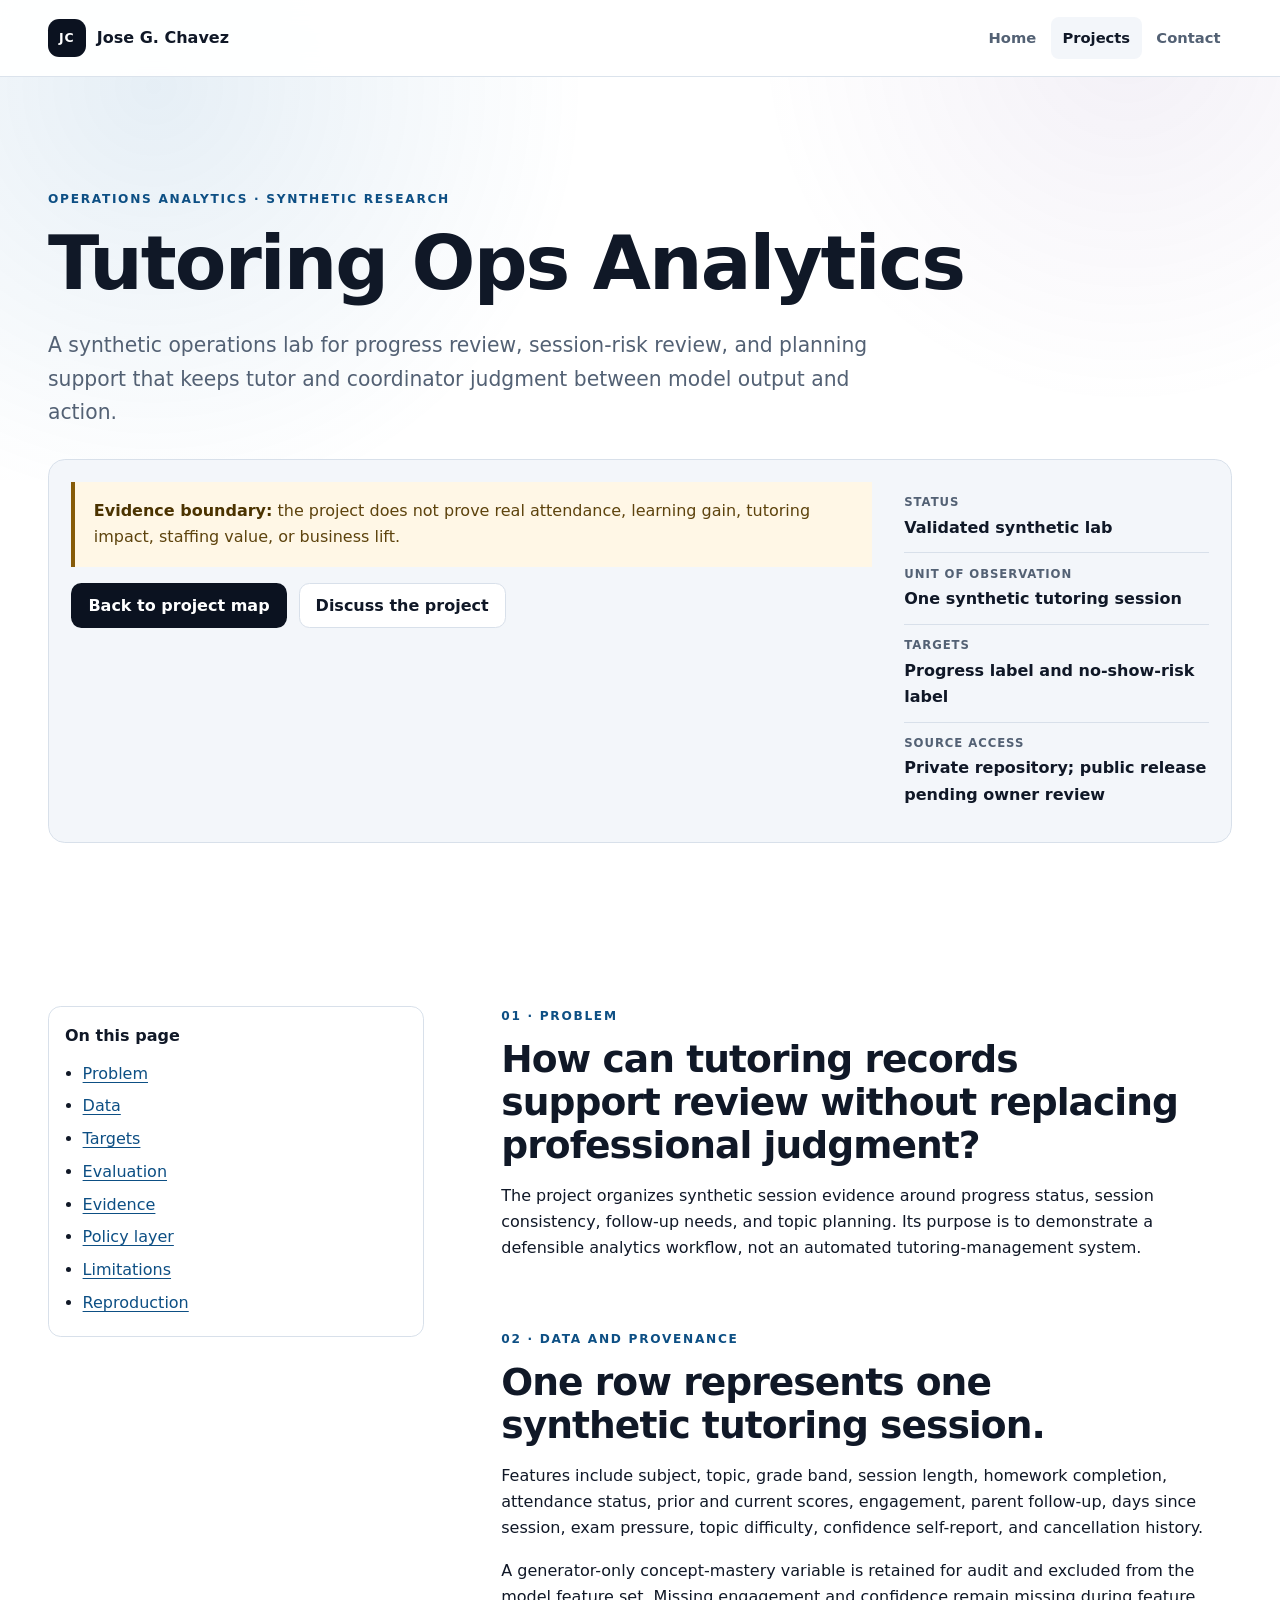
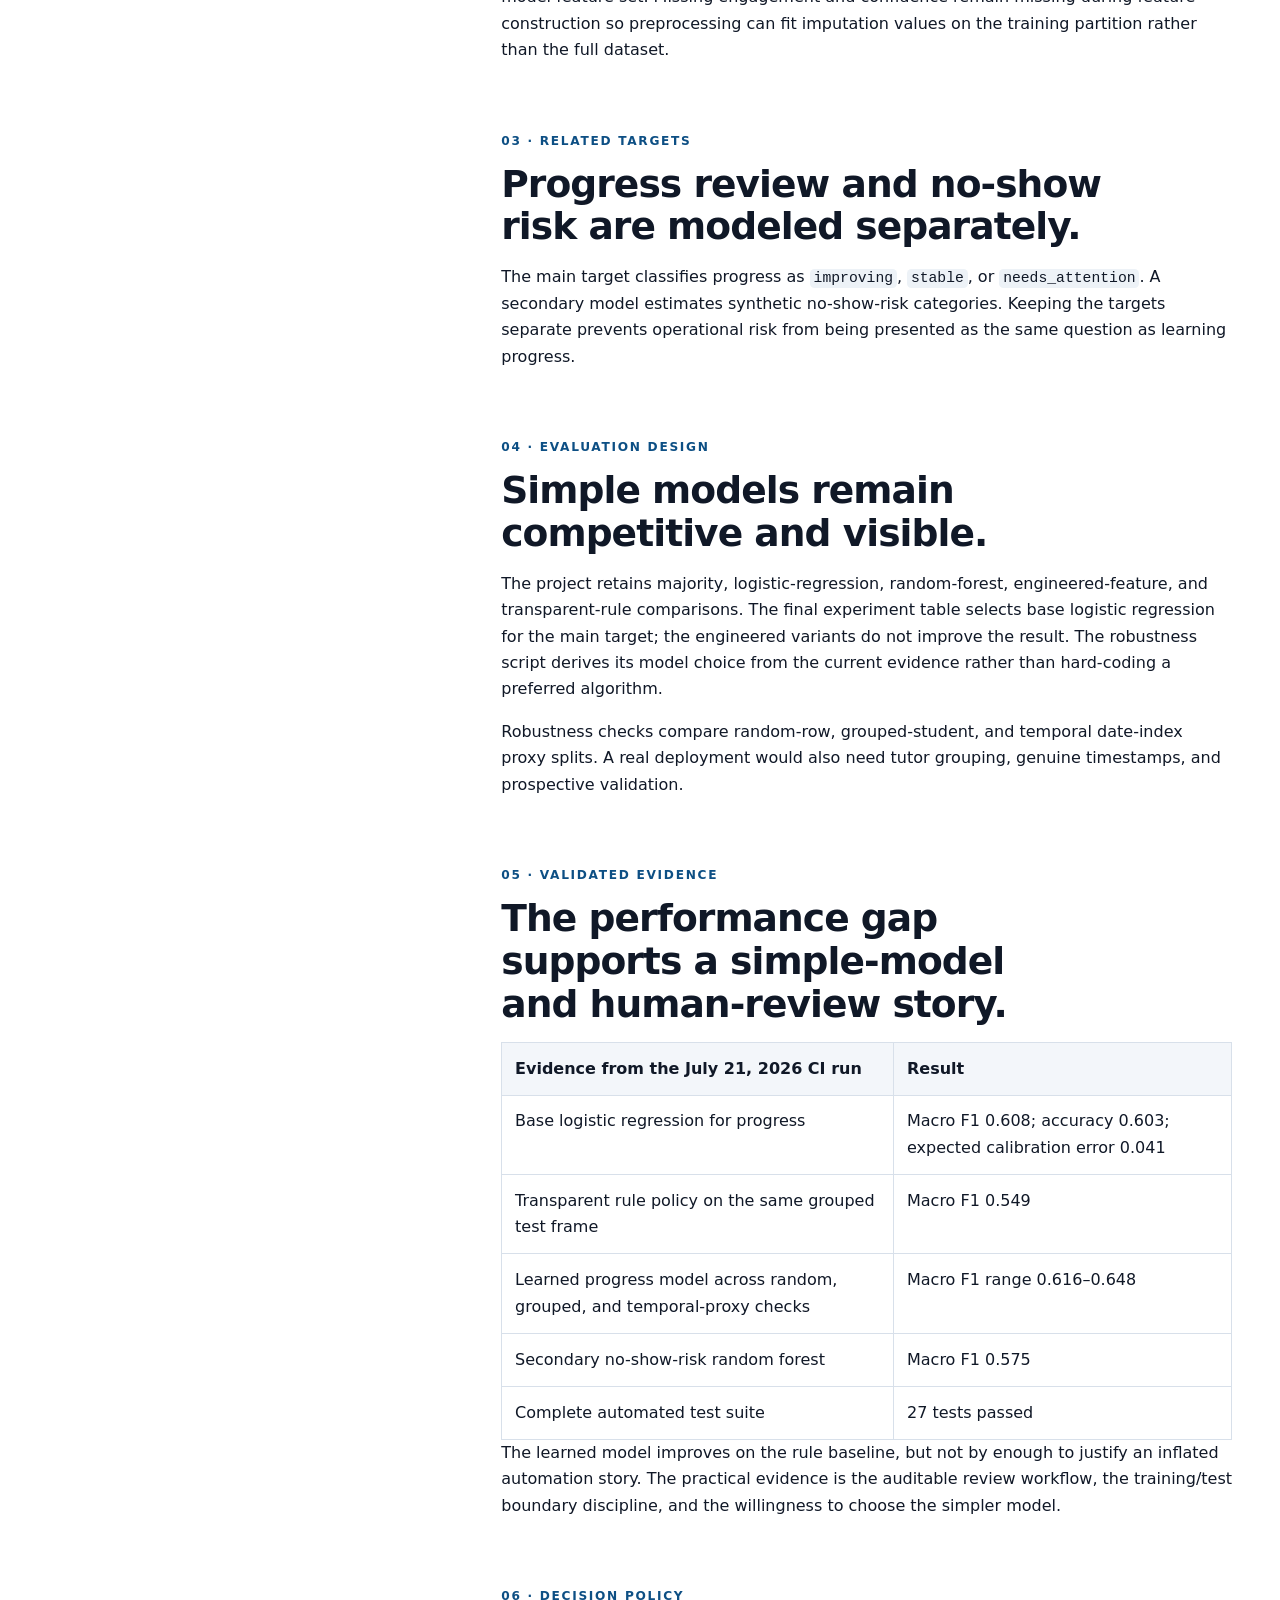
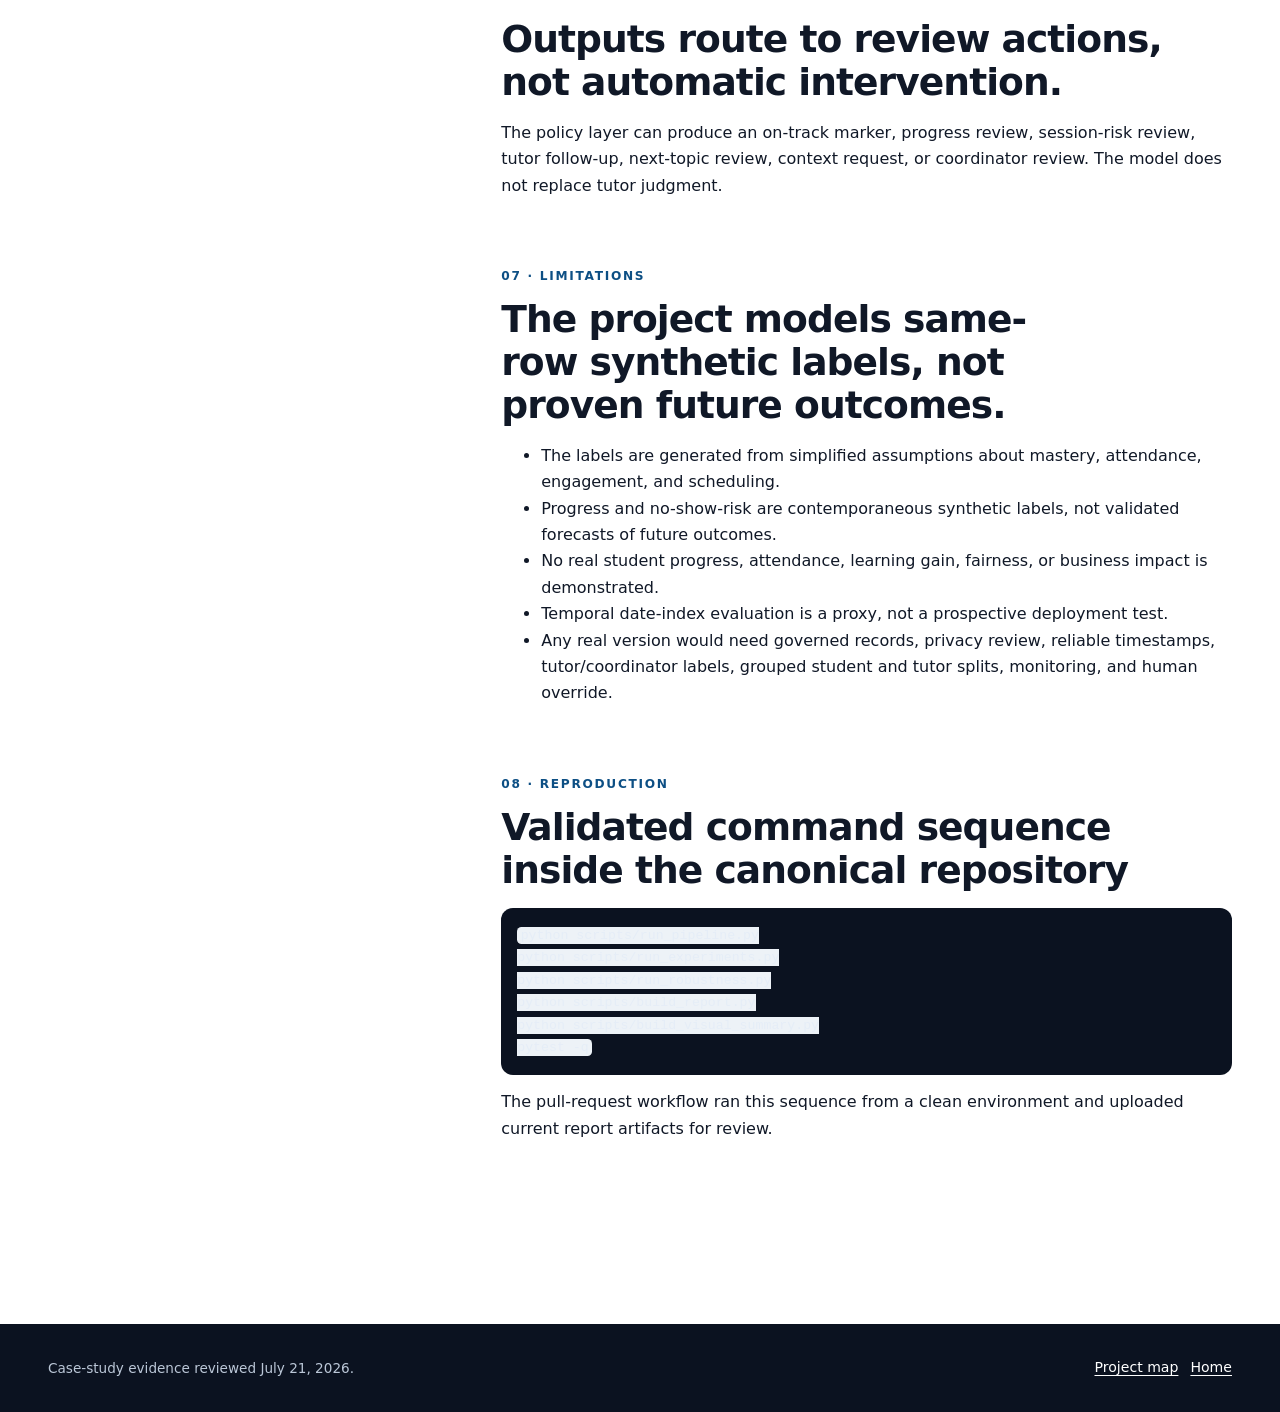
<file: projects/tutoring-ops-analytics.html>
<!doctype html>
<html lang="en">
<head>
  <meta charset="utf-8">
  <meta name="viewport" content="width=device-width, initial-scale=1">
  <meta name="description" content="Case study for Tutoring Ops Analytics, a synthetic progress and session-risk review project.">
  <meta name="theme-color" content="#0b1220">
  <title>Tutoring Ops Analytics — Case Study</title>
  <link rel="icon" href="../favicon.svg" type="image/svg+xml">
  <link rel="stylesheet" href="../portfolio.css">
  <link rel="stylesheet" href="../case-study.css">
</head>
<body>
  <a class="skip-link" href="#main-content">Skip to main content</a>
  <header class="site-header"><div class="shell nav-shell"><a class="brand" href="../index.html" aria-label="Jose G. Chavez portfolio home"><span class="brand-mark" aria-hidden="true">JC</span><span>Jose G. Chavez</span></a><nav aria-label="Primary navigation"><ul class="nav-list"><li><a href="../index.html">Home</a></li><li><a aria-current="page" href="index.html">Projects</a></li><li><a href="../contact.html">Contact</a></li></ul></nav></div></header>
  <main id="main-content">
    <section class="case-hero shell">
      <p class="eyebrow">Operations analytics · synthetic research</p>
      <h1>Tutoring Ops Analytics</h1>
      <p class="hero-lede">A synthetic operations lab for progress review, session-risk review, and planning support that keeps tutor and coordinator judgment between model output and action.</p>
      <div class="case-summary">
        <div><p class="notice"><strong>Evidence boundary:</strong> the project does not prove real attendance, learning gain, tutoring impact, staffing value, or business lift.</p><div class="button-row"><a class="button button-primary" href="index.html">Back to project map</a><a class="button button-secondary" href="../contact.html">Discuss the project</a></div></div>
        <dl class="fact-list"><div><dt>Status</dt><dd>Validated synthetic lab</dd></div><div><dt>Unit of observation</dt><dd>One synthetic tutoring session</dd></div><div><dt>Targets</dt><dd>Progress label and no-show-risk label</dd></div><div><dt>Source access</dt><dd>Private repository; public release pending owner review</dd></div></dl>
      </div>
    </section>
    <section class="section shell case-layout">
      <nav class="case-nav" aria-label="Case study sections"><p>On this page</p><ul><li><a href="#problem">Problem</a></li><li><a href="#data">Data</a></li><li><a href="#targets">Targets</a></li><li><a href="#evaluation">Evaluation</a></li><li><a href="#evidence">Evidence</a></li><li><a href="#policy">Policy layer</a></li><li><a href="#limitations">Limitations</a></li><li><a href="#reproduce">Reproduction</a></li></ul></nav>
      <div class="case-content">
        <section id="problem"><p class="eyebrow">01 · Problem</p><h2>How can tutoring records support review without replacing professional judgment?</h2><p>The project organizes synthetic session evidence around progress status, session consistency, follow-up needs, and topic planning. Its purpose is to demonstrate a defensible analytics workflow, not an automated tutoring-management system.</p></section>
        <section id="data"><p class="eyebrow">02 · Data and provenance</p><h2>One row represents one synthetic tutoring session.</h2><p>Features include subject, topic, grade band, session length, homework completion, attendance status, prior and current scores, engagement, parent follow-up, days since session, exam pressure, topic difficulty, confidence self-report, and cancellation history.</p><p>A generator-only concept-mastery variable is retained for audit and excluded from the model feature set. Missing engagement and confidence remain missing during feature construction so preprocessing can fit imputation values on the training partition rather than the full dataset.</p></section>
        <section id="targets"><p class="eyebrow">03 · Related targets</p><h2>Progress review and no-show risk are modeled separately.</h2><p>The main target classifies progress as <code>improving</code>, <code>stable</code>, or <code>needs_attention</code>. A secondary model estimates synthetic no-show-risk categories. Keeping the targets separate prevents operational risk from being presented as the same question as learning progress.</p></section>
        <section id="evaluation"><p class="eyebrow">04 · Evaluation design</p><h2>Simple models remain competitive and visible.</h2><p>The project retains majority, logistic-regression, random-forest, engineered-feature, and transparent-rule comparisons. The final experiment table selects base logistic regression for the main target; the engineered variants do not improve the result. The robustness script derives its model choice from the current evidence rather than hard-coding a preferred algorithm.</p><p>Robustness checks compare random-row, grouped-student, and temporal date-index proxy splits. A real deployment would also need tutor grouping, genuine timestamps, and prospective validation.</p></section>
        <section id="evidence"><p class="eyebrow">05 · Validated evidence</p><h2>The performance gap supports a simple-model and human-review story.</h2><table class="evidence-table"><thead><tr><th>Evidence from the July 21, 2026 CI run</th><th>Result</th></tr></thead><tbody><tr><td>Base logistic regression for progress</td><td>Macro F1 0.608; accuracy 0.603; expected calibration error 0.041</td></tr><tr><td>Transparent rule policy on the same grouped test frame</td><td>Macro F1 0.549</td></tr><tr><td>Learned progress model across random, grouped, and temporal-proxy checks</td><td>Macro F1 range 0.616–0.648</td></tr><tr><td>Secondary no-show-risk random forest</td><td>Macro F1 0.575</td></tr><tr><td>Complete automated test suite</td><td>27 tests passed</td></tr></tbody></table><p>The learned model improves on the rule baseline, but not by enough to justify an inflated automation story. The practical evidence is the auditable review workflow, the training/test boundary discipline, and the willingness to choose the simpler model.</p></section>
        <section id="policy"><p class="eyebrow">06 · Decision policy</p><h2>Outputs route to review actions, not automatic intervention.</h2><p>The policy layer can produce an on-track marker, progress review, session-risk review, tutor follow-up, next-topic review, context request, or coordinator review. The model does not replace tutor judgment.</p></section>
        <section id="limitations"><p class="eyebrow">07 · Limitations</p><h2>The project models same-row synthetic labels, not proven future outcomes.</h2><ul><li>The labels are generated from simplified assumptions about mastery, attendance, engagement, and scheduling.</li><li>Progress and no-show-risk are contemporaneous synthetic labels, not validated forecasts of future outcomes.</li><li>No real student progress, attendance, learning gain, fairness, or business impact is demonstrated.</li><li>Temporal date-index evaluation is a proxy, not a prospective deployment test.</li><li>Any real version would need governed records, privacy review, reliable timestamps, tutor/coordinator labels, grouped student and tutor splits, monitoring, and human override.</li></ul></section>
        <section id="reproduce"><p class="eyebrow">08 · Reproduction</p><h2>Validated command sequence inside the canonical repository</h2><pre class="code-block"><code>python scripts/run_pipeline.py
python scripts/run_experiments.py
python scripts/run_robustness.py
python scripts/build_report.py
python scripts/build_visual_summary.py
pytest -q</code></pre><p>The pull-request workflow ran this sequence from a clean environment and uploaded current report artifacts for review.</p></section>
      </div>
    </section>
  </main>
  <footer class="site-footer"><div class="shell footer-shell"><p>Case-study evidence reviewed July 21, 2026.</p><div class="footer-links"><a href="index.html">Project map</a><a href="../index.html">Home</a></div></div></footer>
</body>
</html>
</file>
<file: portfolio.css>
:root {
  color-scheme: light;
  --ink: #101827;
  --muted: #536174;
  --line: #d8e0ea;
  --paper: #ffffff;
  --soft: #f3f6fa;
  --navy: #0b1220;
  --navy-2: #17263e;
  --accent: #1769aa;
  --accent-dark: #0d4f84;
  --teal: #13705d;
  --gold: #865b08;
  --purple: #654297;
  --radius: 1.05rem;
  --shadow: 0 18px 44px rgb(11 18 32 / 0.08);
  --content: 74rem;
}

* { box-sizing: border-box; }
html { scroll-behavior: smooth; }
body {
  margin: 0;
  background: var(--paper);
  color: var(--ink);
  font-family: Inter, ui-sans-serif, system-ui, -apple-system, BlinkMacSystemFont, "Segoe UI", sans-serif;
  font-size: 1rem;
  line-height: 1.65;
}
body::before {
  position: fixed;
  inset: 0 0 auto;
  z-index: -1;
  height: 30rem;
  background:
    radial-gradient(circle at 12% 18%, rgb(23 105 170 / 0.11), transparent 27rem),
    radial-gradient(circle at 88% 8%, rgb(101 66 151 / 0.08), transparent 23rem);
  content: "";
  pointer-events: none;
}
a { color: var(--accent-dark); text-decoration-thickness: 0.08em; text-underline-offset: 0.2em; }
a:hover { color: var(--accent); }
a:focus-visible, button:focus-visible { outline: 3px solid #ffbf47; outline-offset: 4px; border-radius: 0.25rem; }
code { padding: 0.08em 0.26em; border-radius: 0.28rem; background: #edf2f7; font-size: 0.92em; }
h1, h2, h3, p { margin-top: 0; }
h1, h2, h3 { line-height: 1.14; letter-spacing: -0.025em; text-wrap: balance; }
h1 { max-width: 18ch; margin-bottom: 1.4rem; font-size: clamp(2.5rem, 6vw, 5.35rem); }
h2 { max-width: 23ch; margin-bottom: 1rem; font-size: clamp(2rem, 4vw, 3.35rem); }
h3 { margin-bottom: 0.75rem; font-size: clamp(1.22rem, 2vw, 1.55rem); }
.shell { width: min(calc(100% - 2rem), var(--content)); margin-inline: auto; }
.skip-link {
  position: fixed; top: 0.75rem; left: 0.75rem; z-index: 1000;
  padding: 0.75rem 1rem; border-radius: 0.5rem; background: #ffbf47; color: #111;
  font-weight: 850; transform: translateY(-160%);
}
.skip-link:focus { transform: translateY(0); }
.site-header {
  position: sticky; top: 0; z-index: 50;
  border-bottom: 1px solid rgb(216 224 234 / 0.9);
  background: rgb(255 255 255 / 0.94); backdrop-filter: blur(14px);
}
.nav-shell, .footer-shell, .card-topline, .button-row, .card-links, .research-links, .footer-links {
  display: flex; align-items: center;
}
.nav-shell { min-height: 4.75rem; justify-content: space-between; gap: 1.25rem; }
.brand { display: inline-flex; align-items: center; gap: 0.7rem; color: var(--ink); font-weight: 850; text-decoration: none; white-space: nowrap; }
.brand-mark { display: grid; width: 2.35rem; aspect-ratio: 1; place-items: center; border-radius: 0.7rem; background: var(--navy); color: white; font-size: 0.78rem; letter-spacing: 0.08em; }
.nav-list { display: flex; flex-wrap: wrap; justify-content: flex-end; gap: 0.2rem; margin: 0; padding: 0; list-style: none; }
.nav-list a { display: inline-block; padding: 0.55rem 0.72rem; border-radius: 0.5rem; color: var(--muted); font-size: 0.92rem; font-weight: 750; text-decoration: none; }
.nav-list a:hover, .nav-list a[aria-current="page"] { background: var(--soft); color: var(--ink); }
.hero { display: grid; grid-template-columns: minmax(0, 1.55fr) minmax(18rem, 0.65fr); gap: clamp(2rem, 7vw, 6rem); align-items: center; min-height: min(48rem, calc(100vh - 4.75rem)); padding-block: clamp(4.5rem, 10vw, 8rem); }
.eyebrow { margin-bottom: 0.75rem; color: var(--accent-dark); font-size: 0.76rem; font-weight: 900; letter-spacing: 0.14em; text-transform: uppercase; }
.eyebrow-light { color: #9dc9ee; }
.hero-lede { max-width: 64ch; margin-bottom: 1.8rem; color: var(--muted); font-size: clamp(1.08rem, 2vw, 1.27rem); }
.button-row, .card-links, .research-links, .footer-links { flex-wrap: wrap; gap: 0.75rem; }
.button { display: inline-flex; min-height: 2.85rem; align-items: center; justify-content: center; padding: 0.72rem 1rem; border: 1px solid transparent; border-radius: 0.65rem; font-weight: 850; line-height: 1.2; text-decoration: none; }
.button-primary { background: var(--navy); color: white; }
.button-primary:hover { background: var(--navy-2); color: white; }
.button-secondary { border-color: var(--line); background: white; color: var(--ink); }
.button-secondary:hover { border-color: #aebdce; background: var(--soft); color: var(--ink); }
.hero-panel { padding: clamp(1.35rem, 3vw, 2rem); border: 1px solid var(--line); border-radius: var(--radius); background: rgb(255 255 255 / 0.88); box-shadow: var(--shadow); }
.panel-label { margin-bottom: 1.2rem; font-size: 0.8rem; font-weight: 900; letter-spacing: 0.1em; text-transform: uppercase; }
.signal-list { margin: 0; }
.signal-list > div { padding-block: 1rem; border-top: 1px solid var(--line); }
.signal-list > div:first-child { border-top: 0; }
.signal-list dt { margin-bottom: 0.2rem; color: var(--ink); font-weight: 850; }
.signal-list dd { margin: 0; color: var(--muted); font-size: 0.95rem; }
.section { padding-block: clamp(4.25rem, 9vw, 7.25rem); scroll-margin-top: 5.5rem; }
.section-muted { background: var(--soft); }
.section-dark { background: var(--navy); color: white; }
.section-heading { display: grid; grid-template-columns: minmax(0, 1.35fr) minmax(16rem, 0.65fr); gap: 2rem; align-items: end; margin-bottom: clamp(2rem, 5vw, 3.5rem); }
.section-heading > p { max-width: 48ch; margin-bottom: 0.35rem; color: var(--muted); }
.section-heading-narrow { max-width: 64rem; }
.project-grid { display: grid; grid-template-columns: repeat(3, minmax(0, 1fr)); gap: 1.15rem; }
.project-card { display: flex; min-width: 0; flex-direction: column; padding: clamp(1.25rem, 2.5vw, 1.75rem); border: 1px solid var(--line); border-radius: var(--radius); background: white; box-shadow: 0 8px 25px rgb(11 18 32 / 0.04); }
.project-card-lead { border-color: #a9cae4; box-shadow: 0 20px 50px rgb(23 105 170 / 0.09); }
.card-topline { flex-wrap: wrap; justify-content: space-between; gap: 0.55rem; margin-bottom: 1rem; }
.status, .category, .tool-list li { font-size: 0.72rem; font-weight: 850; letter-spacing: 0.04em; }
.status { padding: 0.24rem 0.55rem; border-radius: 999px; }
.status-synthetic { background: #dfeef9; color: #0c4f7b; }
.status-sensitive { background: #eee5f7; color: #56337b; }
.status-operations { background: #e2f1eb; color: #115a48; }
.category { color: var(--muted); text-align: right; }
.project-visual { display: grid; grid-template-columns: 1fr auto 1fr auto 1fr; gap: 0.4rem; align-items: center; margin-bottom: 1.2rem; padding: 0.9rem; border-radius: 0.75rem; background: var(--soft); color: #3b4b60; font-size: 0.68rem; font-weight: 800; text-align: center; }
.project-visual span { min-width: 0; }
.project-visual span + span::before { margin-right: 0.35rem; color: var(--accent); content: "→"; }
.project-card > p { color: var(--muted); }
.capability { margin-top: auto; }
.capability strong { color: var(--ink); }
.tool-list { display: flex; flex-wrap: wrap; gap: 0.45rem; margin: 0 0 1.25rem; padding: 0; list-style: none; }
.tool-list li { padding: 0.35rem 0.55rem; border: 1px solid var(--line); border-radius: 0.45rem; color: #405064; }
.card-links { align-items: flex-start; flex-direction: column; padding-top: 1rem; border-top: 1px solid var(--line); }
.card-links a { font-weight: 850; }
.source-status { color: var(--muted); font-size: 0.78rem; }
.boundary-callout { display: grid; grid-template-columns: minmax(0, 0.8fr) minmax(0, 1.2fr); gap: 2rem; align-items: center; margin-top: 1.25rem; padding: clamp(1.4rem, 3vw, 2rem); border: 1px solid #d9c18c; border-radius: var(--radius); background: #fffaf0; }
.boundary-callout p:last-child { margin-bottom: 0; color: #665638; }
.process-grid { display: grid; grid-template-columns: repeat(5, minmax(0, 1fr)); gap: 1rem; margin: 0; padding: 0; list-style: none; }
.process-grid li { padding: 1.2rem; border-top: 3px solid var(--accent); background: var(--soft); }
.process-number { display: block; margin-bottom: 1.7rem; color: var(--accent-dark); font-size: 0.78rem; font-weight: 900; }
.process-grid p { margin-bottom: 0; color: var(--muted); font-size: 0.93rem; }
.research-grid { display: grid; grid-template-columns: minmax(0, 0.85fr) minmax(0, 1.15fr); gap: clamp(2rem, 8vw, 7rem); align-items: start; }
.research-copy { color: #d7e1ee; font-size: 1.08rem; }
.research-links a { color: #b8dcf8; font-weight: 850; }
.review-banner { display: flex; align-items: center; justify-content: space-between; gap: 2rem; padding: clamp(1.5rem, 4vw, 2.4rem); border: 1px solid var(--line); border-radius: var(--radius); box-shadow: var(--shadow); }
.review-banner p { max-width: 65ch; margin-bottom: 0; color: var(--muted); }
.site-footer { padding-block: 2rem; background: var(--navy); color: #bbc7d7; }
.footer-shell { justify-content: space-between; gap: 1.5rem; }
.footer-shell p { margin: 0; font-size: 0.85rem; }
.footer-links a { color: white; font-size: 0.88rem; }
.case-hero { padding-block: clamp(4rem, 9vw, 7rem) 3rem; }
.case-hero h1 { max-width: 19ch; font-size: clamp(2.4rem, 6vw, 4.7rem); }
.case-summary { display: grid; grid-template-columns: minmax(0, 1fr) minmax(16rem, 0.38fr); gap: 2rem; padding: 1.4rem; border: 1px solid var(--line); border-radius: var(--radius); background: var(--soft); }
.case-summary p:last-child { margin-bottom: 0; }
.fact-list { margin: 0; }
.fact-list > div { padding-block: 0.7rem; border-top: 1px solid var(--line); }
.fact-list > div:first-child { border-top: 0; }
.fact-list dt { color: var(--muted); font-size: 0.73rem; font-weight: 900; letter-spacing: 0.08em; text-transform: uppercase; }
.fact-list dd { margin: 0.15rem 0 0; font-weight: 700; }
.case-layout { display: grid; grid-template-columns: minmax(0, 0.68fr) minmax(0, 1.32fr); gap: clamp(2rem, 6vw, 5rem); }
.case-nav { position: sticky; top: 6.5rem; align-self: start; padding: 1rem; border: 1px solid var(--line); border-radius: 0.8rem; }
.case-nav p { margin-bottom: 0.5rem; font-weight: 850; }
.case-nav ul { margin: 0; padding-left: 1.1rem; }
.case-nav a { display: inline-block; padding-block: 0.2rem; }
.case-content section { padding-block: 0 3.2rem; scroll-margin-top: 6rem; }
.case-content h2 { max-width: none; font-size: clamp(1.65rem, 3vw, 2.35rem); }
.notice { padding: 1rem 1.15rem; border-left: 4px solid var(--gold); background: #fff7e6; color: #5d430d; }
.notice strong { color: #4b3300; }
.evidence-table { width: 100%; border-collapse: collapse; }
.evidence-table th, .evidence-table td { padding: 0.8rem; border: 1px solid var(--line); text-align: left; vertical-align: top; }
.evidence-table th { background: var(--soft); }
.code-block { overflow-x: auto; padding: 1rem; border-radius: 0.75rem; background: var(--navy); color: #e5edf7; font: 0.9rem/1.55 ui-monospace, SFMono-Regular, Menlo, Consolas, monospace; }
.project-index { display: grid; gap: 1rem; }
.project-index article { display: grid; grid-template-columns: minmax(0, 0.65fr) minmax(0, 1.35fr); gap: 2rem; padding: 1.5rem; border: 1px solid var(--line); border-radius: var(--radius); }
.project-index p:last-child { margin-bottom: 0; color: var(--muted); }
.compact-grid { display: grid; grid-template-columns: repeat(2, minmax(0, 1fr)); gap: 1rem; }
.compact-card { display: flex; min-height: 7rem; flex-direction: column; justify-content: center; padding: 1.25rem; border: 1px solid var(--line); border-radius: 0.85rem; color: var(--ink); text-decoration: none; }
.compact-card:hover { border-color: #9fb6cc; background: var(--soft); color: var(--ink); }
.compact-card span { margin-bottom: 0.25rem; font-weight: 850; }
.compact-card small { color: var(--muted); font-size: 0.92rem; }

@media (max-width: 64rem) {
  .project-grid { grid-template-columns: repeat(2, minmax(0, 1fr)); }
  .project-card-lead { grid-column: span 2; }
  .process-grid { grid-template-columns: repeat(2, minmax(0, 1fr)); }
}
@media (max-width: 48rem) {
  .site-header { position: static; }
  .nav-shell, .footer-shell, .review-banner { align-items: flex-start; flex-direction: column; }
  .nav-shell { padding-block: 0.85rem; }
  .nav-list { justify-content: flex-start; }
  .hero, .section-heading, .research-grid, .case-summary, .case-layout, .boundary-callout, .project-index article { grid-template-columns: 1fr; }
  .hero { min-height: auto; }
  .project-grid, .compact-grid, .process-grid { grid-template-columns: 1fr; }
  .project-card-lead { grid-column: auto; }
  .case-nav { position: static; }
}
@media (max-width: 28rem) {
  .shell { width: min(calc(100% - 1.25rem), var(--content)); }
  .brand span:last-child { display: none; }
  .button { width: 100%; }
  .button-row, .research-links, .footer-links { align-items: stretch; flex-direction: column; }
  .card-topline { align-items: flex-start; flex-direction: column; }
  .category { text-align: left; }
  .project-visual { grid-template-columns: 1fr; text-align: left; }
  .project-visual span + span::before { content: "↓"; }
}
@media (prefers-reduced-motion: reduce) {
  html { scroll-behavior: auto; }
  *, *::before, *::after { scroll-behavior: auto !important; transition-duration: 0.01ms !important; animation-duration: 0.01ms !important; animation-iteration-count: 1 !important; }
}
</file>
<file: case-study.css>
.case-content {
  min-width: 0;
}

.evidence-table {
  display: block;
  max-width: 100%;
  overflow-x: auto;
  overscroll-behavior-inline: contain;
  -webkit-overflow-scrolling: touch;
}

@media (max-width: 48rem) {
  .evidence-table th,
  .evidence-table td {
    min-width: 14rem;
  }
}
</file>
